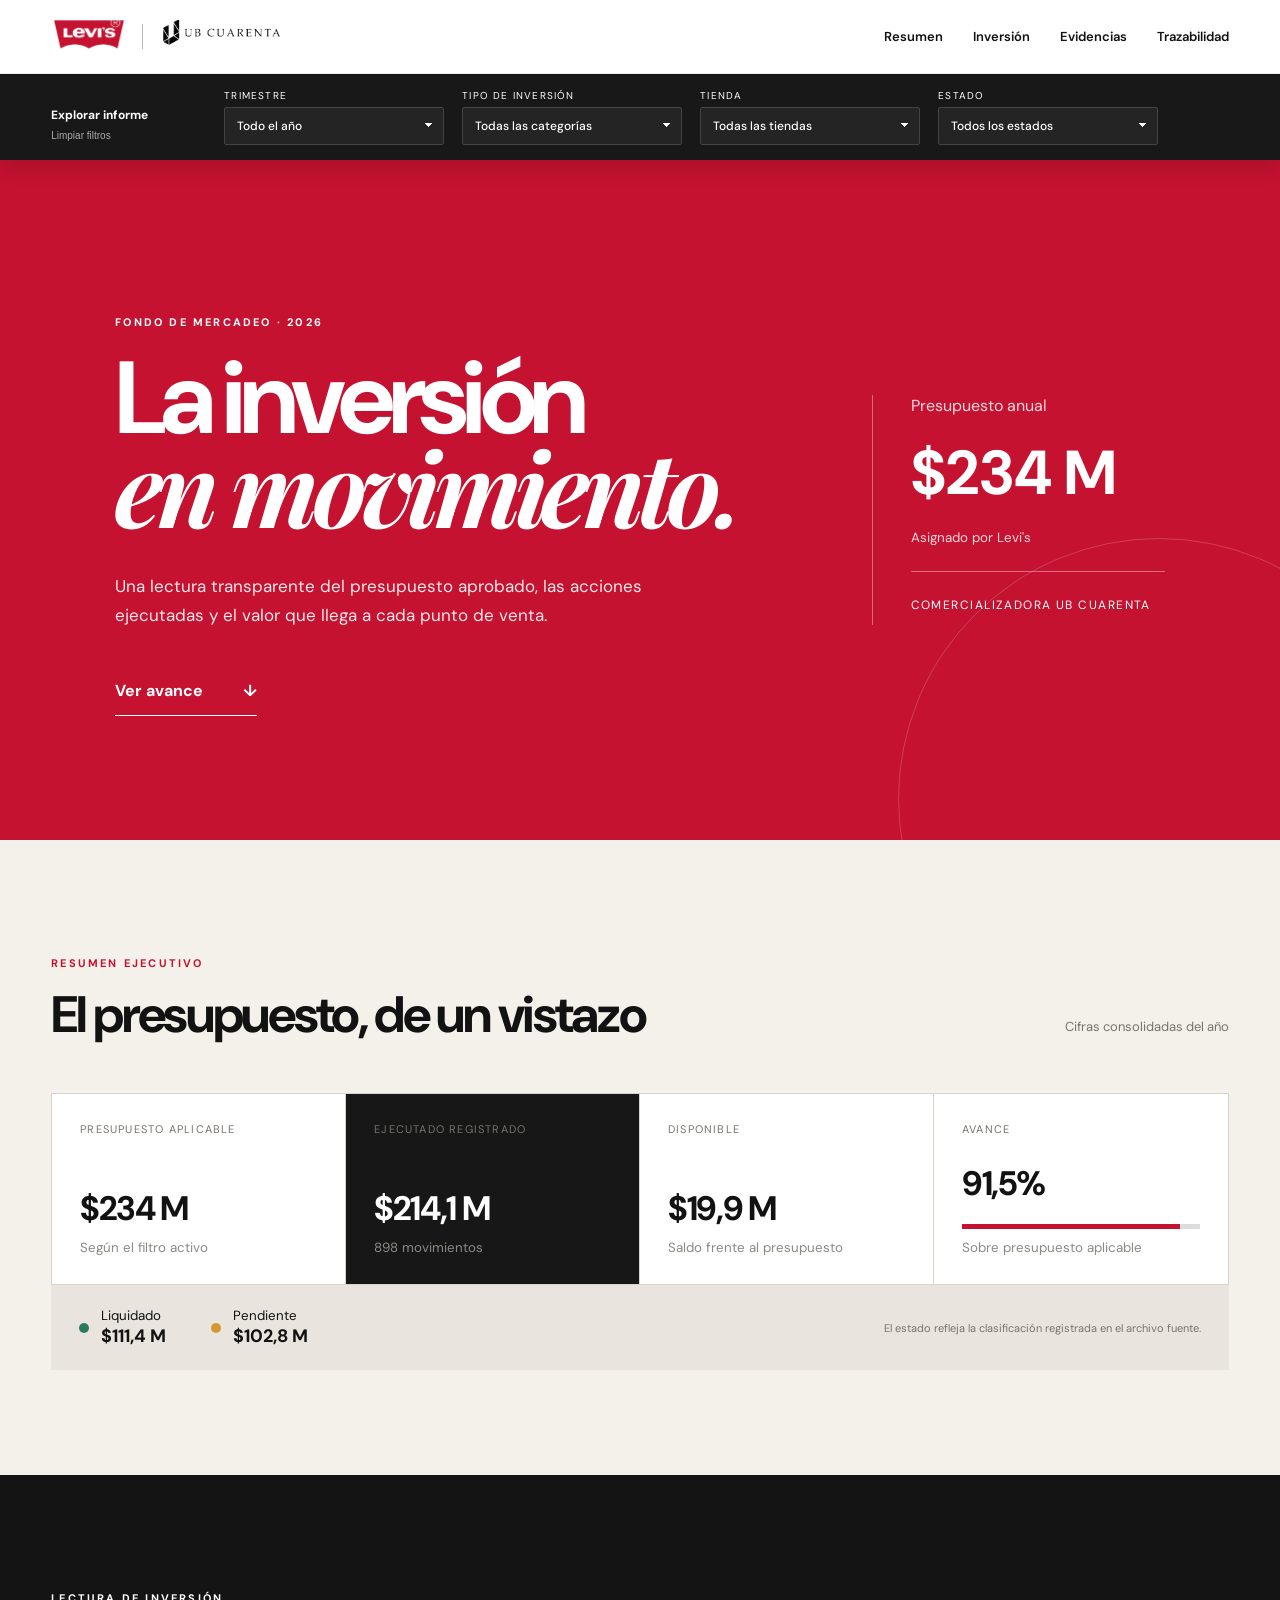
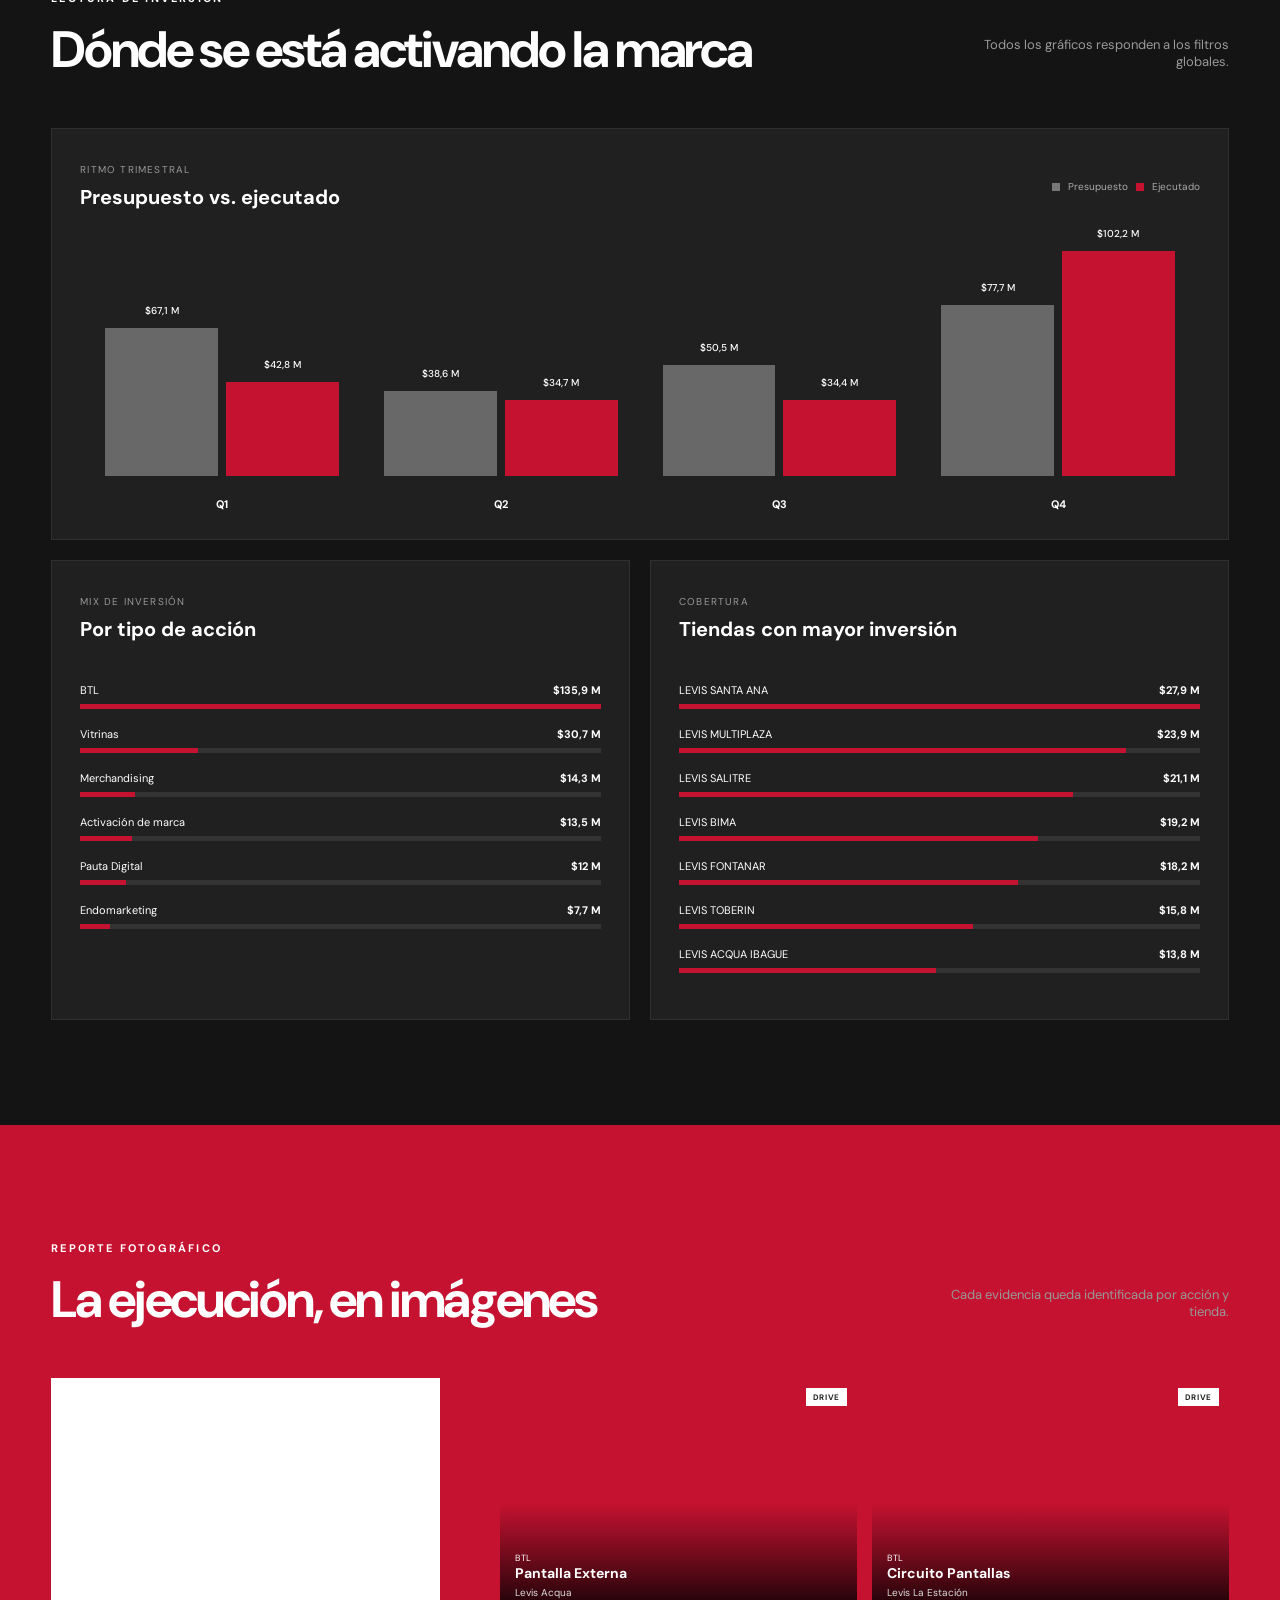
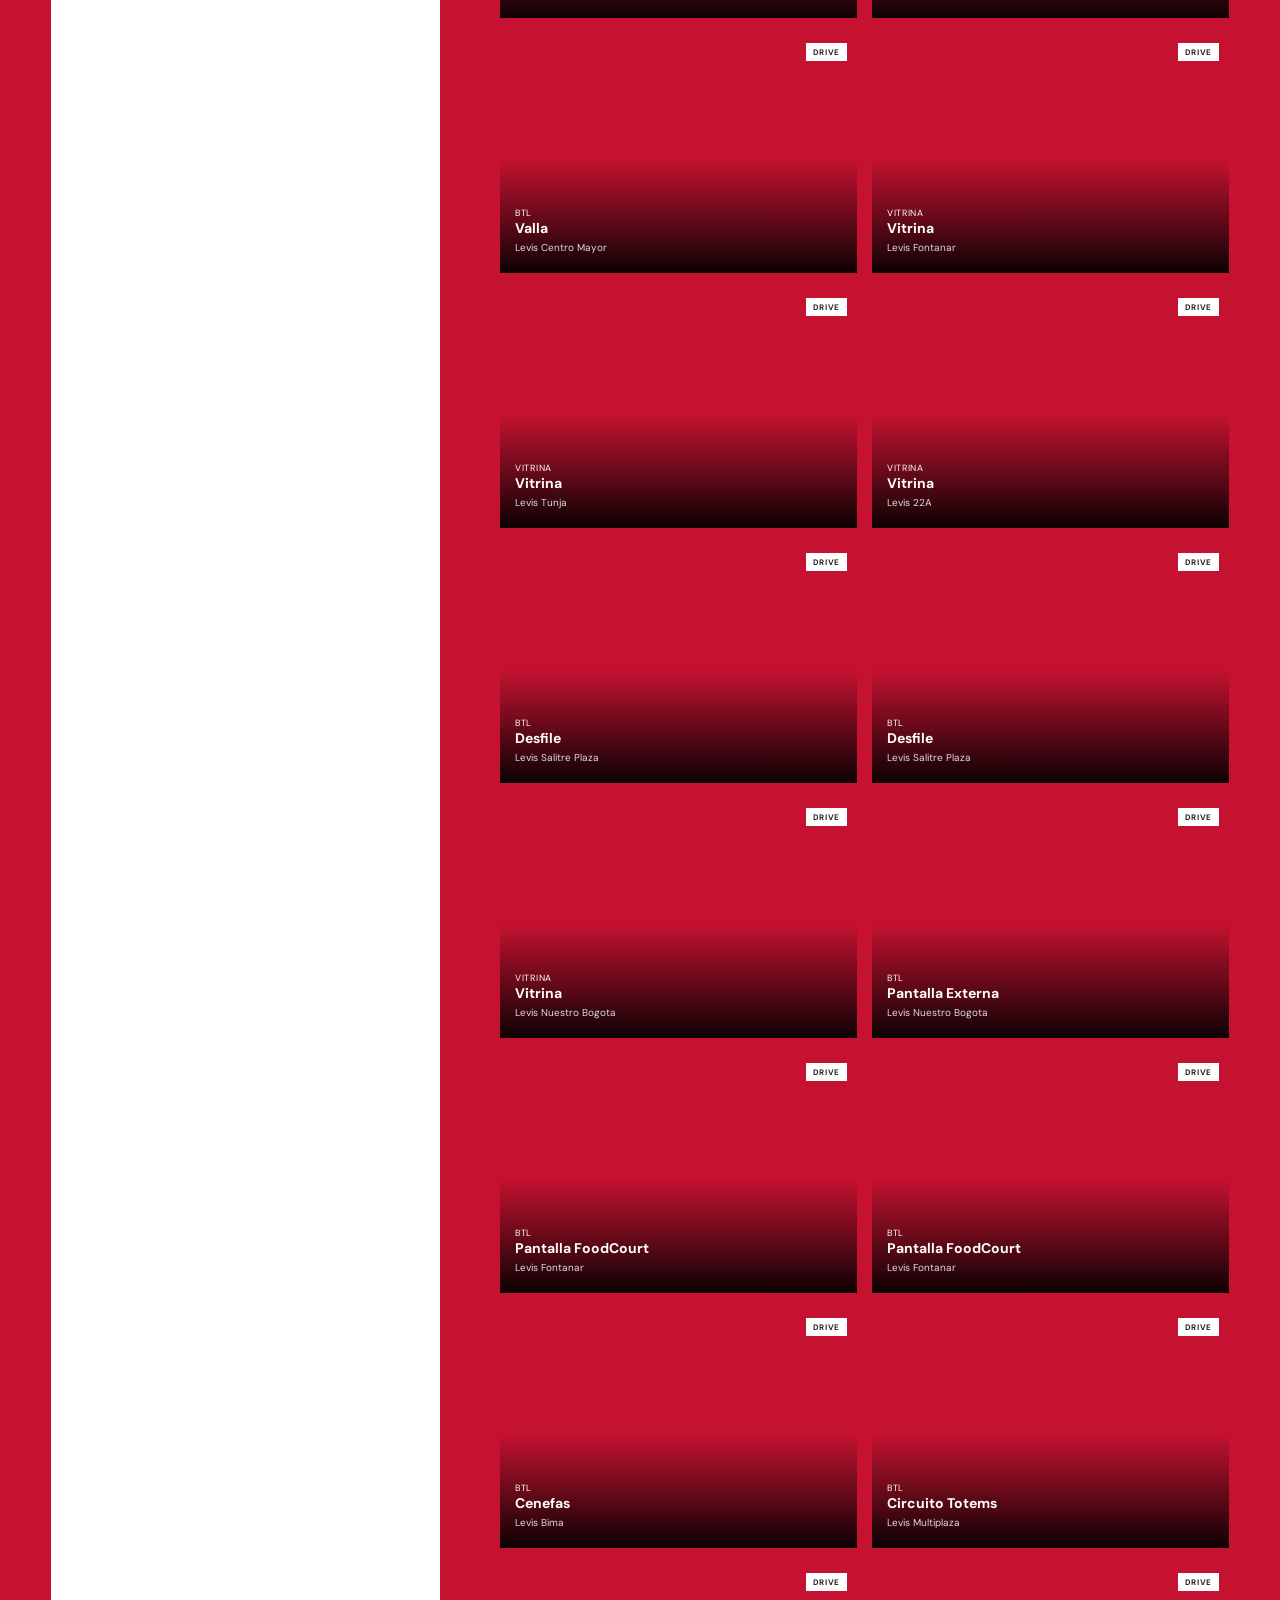
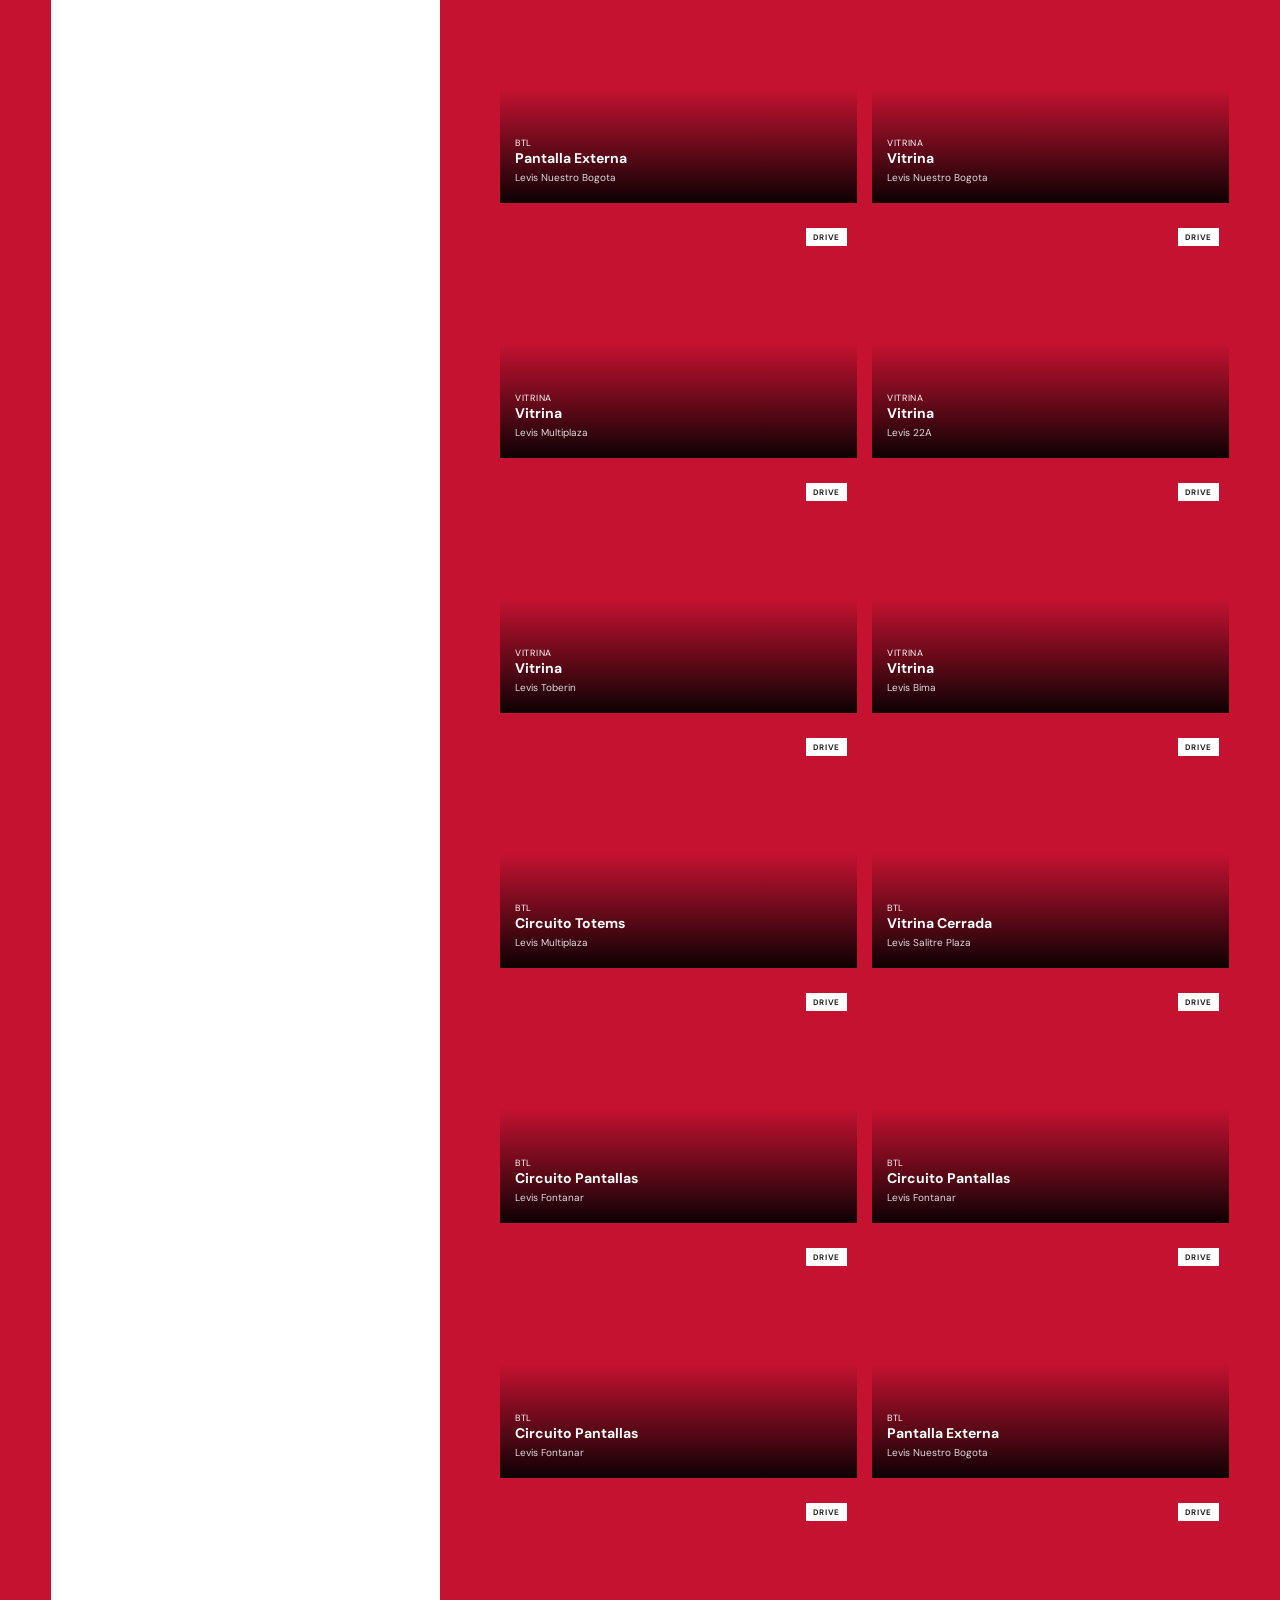
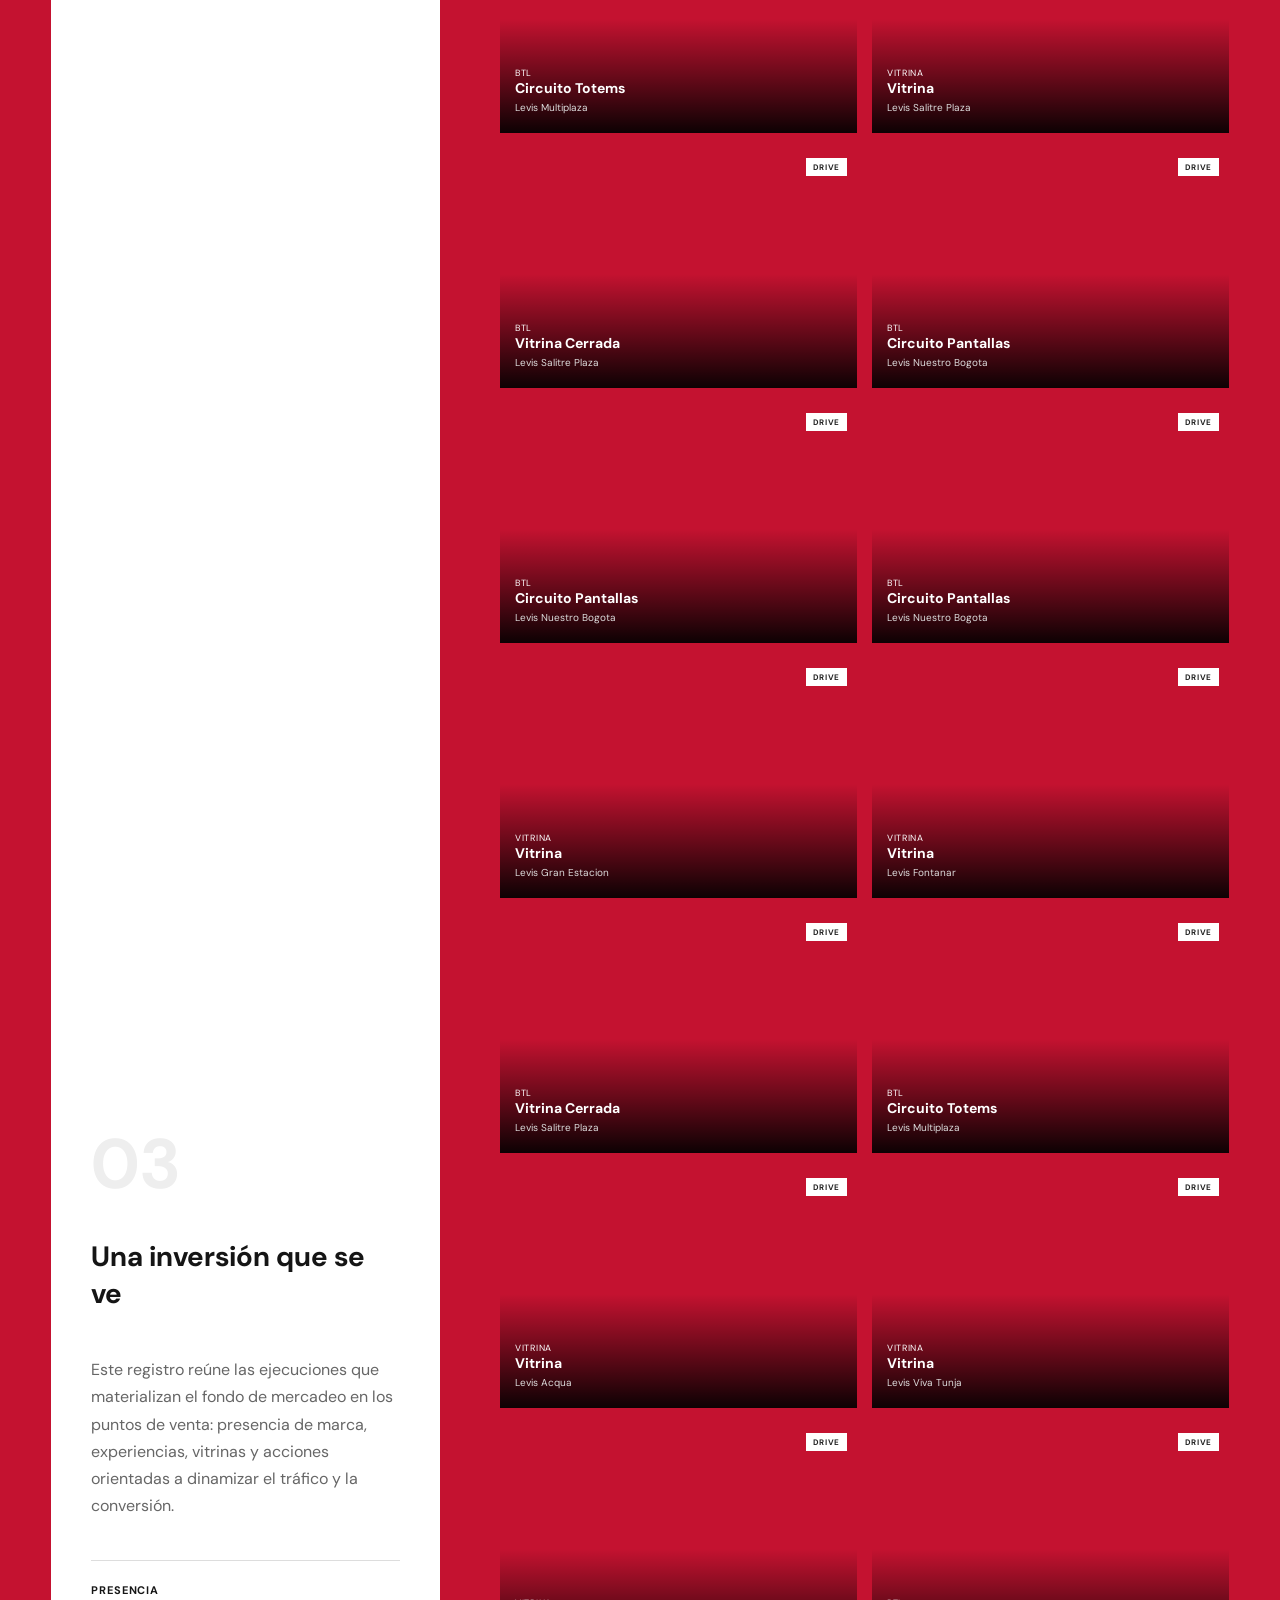
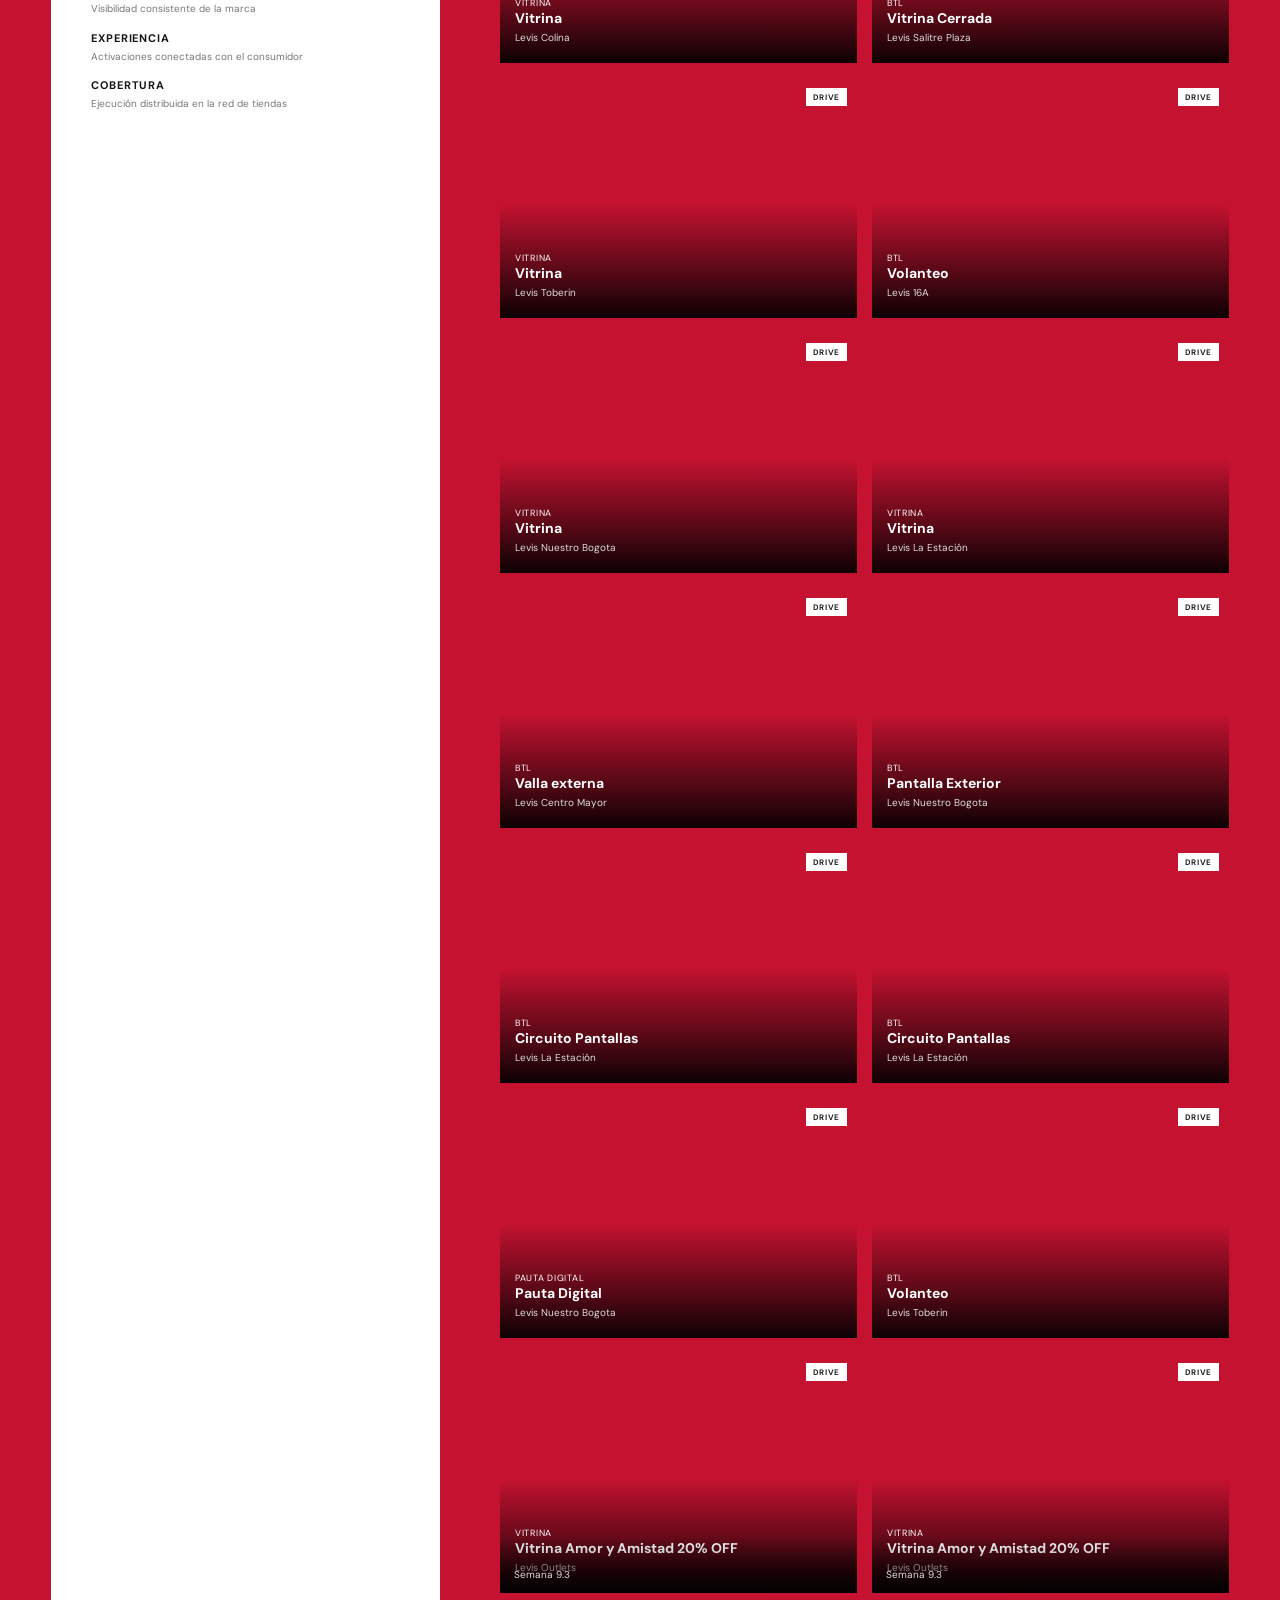
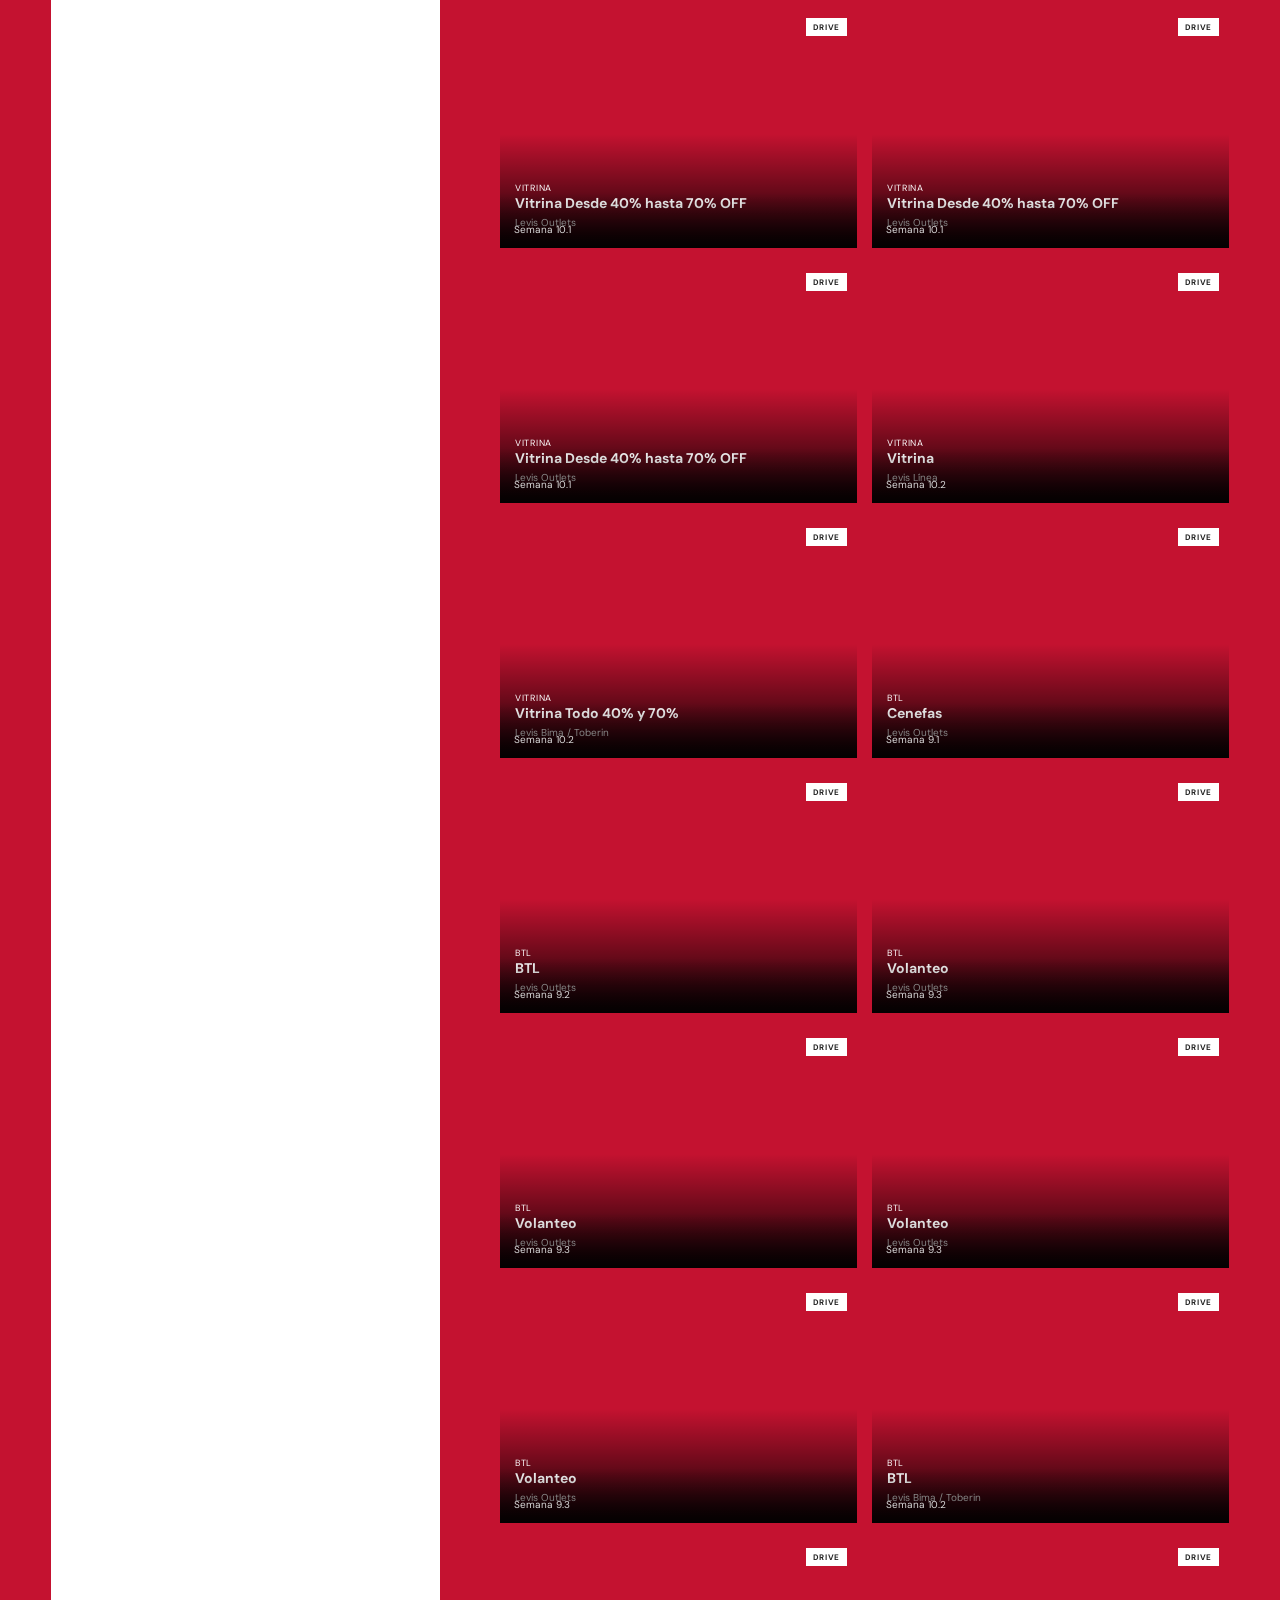
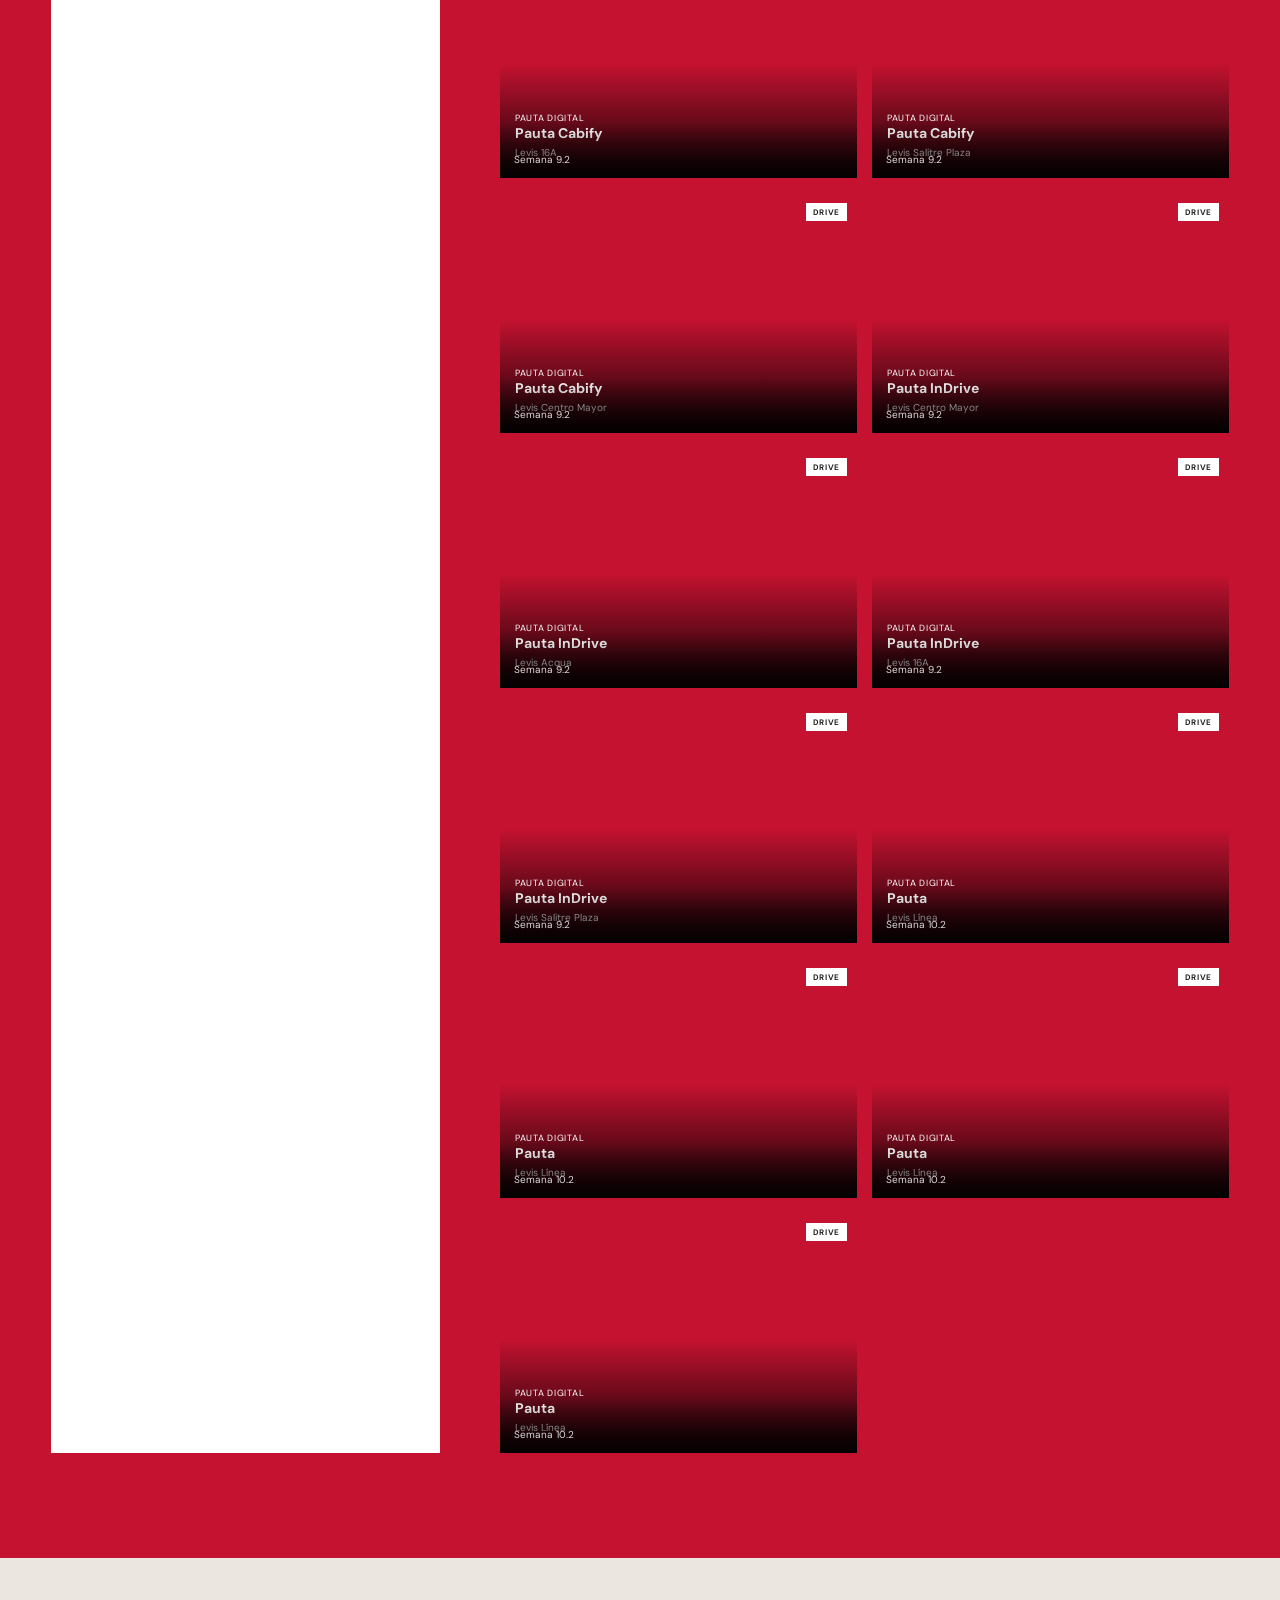
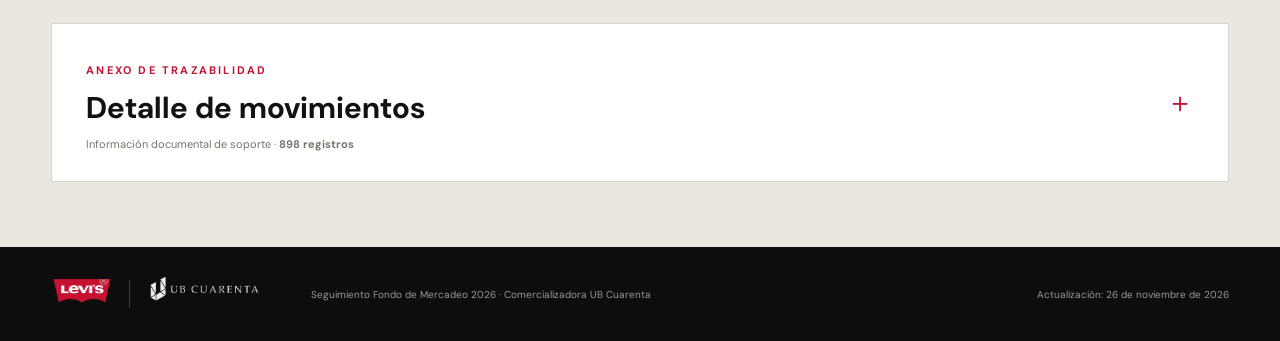
<file: index.html>
<!doctype html>
<html lang="es"><head><meta charset="utf-8"><meta name="viewport" content="width=device-width,initial-scale=1"><meta name="description" content="Seguimiento de inversión de mercadeo Levi's 2026"><title>Levi's × UB Cuarenta | Seguimiento 2026</title><link rel="stylesheet" href="assets/css/styles.css"></head>
<body>
<header class="topbar"><a class="brand" href="#inicio" aria-label="Inicio"><span class="logo-box levis-logo"><img src="assets/logos/levis-rojo.png" alt="Levi's"></span><span class="divider"></span><span class="logo-box ub-logo"><img src="assets/logos/ub-cuarenta-negro.png" alt="UB Cuarenta"></span></a><nav><a href="#resumen">Resumen</a><a href="#inversion">Inversión</a><a href="#evidencias">Evidencias</a><a href="#movimientos">Trazabilidad</a></nav><button class="menu" aria-label="Abrir menú">☰</button></header>
<aside class="filters" aria-label="Filtros globales"><div class="filter-title"><span>Explorar informe</span><button id="resetFilters">Limpiar filtros</button></div><label>Trimestre<select id="quarterFilter"><option value="all">Todo el año</option></select></label><label>Tipo de inversión<select id="categoryFilter"><option value="all">Todas las categorías</option></select></label><label>Tienda<select id="storeFilter"><option value="all">Todas las tiendas</option></select></label><label>Estado<select id="statusFilter"><option value="all">Todos los estados</option></select></label></aside>
<section class="admin-panel" id="adminPanel" aria-label="Administración del informe"><div><span>Modo administrador</span><strong>Actualizar informe</strong><small>Carga el Excel y genera el archivo de actualización para GitHub.</small></div><label class="admin-upload">Cargar Excel<input id="importExcel" type="file" accept=".xlsx,.xlsm" hidden></label><button class="admin-download" id="downloadData" type="button" disabled>Descargar actualización</button><a href="downloads/FORMATO SEGUIMIENTO PPTO 2026 CON EVIDENCIAS.xlsx" download>Descargar formato</a><p id="adminStatus">La hoja Evidencias debe contener enlaces públicos de Google Drive.</p></section>
<div class="import-status" id="importStatus" role="status"></div><main>
<section class="hero" id="inicio"><div class="hero-copy"><p class="eyebrow">Fondo de mercadeo · 2026</p><h1>La inversión<br><em>en movimiento.</em></h1><p class="hero-text">Una lectura transparente del presupuesto aprobado, las acciones ejecutadas y el valor que llega a cada punto de venta.</p><a class="primary" href="#resumen">Ver avance <span>↓</span></a></div><div class="hero-stat"><span>Presupuesto anual</span><strong id="heroBudget">$200 M</strong><small>Asignado por Levi's</small><div class="hero-line"></div><p>Comercializadora UB Cuarenta</p></div></section>
<section class="section shell" id="resumen"><div class="section-heading"><div><p class="eyebrow red">Resumen ejecutivo</p><h2>El presupuesto, de un vistazo</h2></div><p id="scopeText">Cifras consolidadas del año</p></div><div class="kpis"><article><span>Presupuesto aplicable</span><strong id="budgetKpi">—</strong><small id="budgetNote">Según el filtro activo</small></article><article class="dark"><span>Ejecutado registrado</span><strong id="executedKpi">—</strong><small id="recordCount">— movimientos</small></article><article><span>Disponible</span><strong id="availableKpi">—</strong><small id="availableNote">—</small></article><article><span>Avance</span><strong id="progressKpi">—</strong><div class="mini-progress"><i id="progressBar"></i></div><small>Sobre presupuesto aplicable</small></article></div><div class="status-strip"><div><span class="dot liquidado"></span><p><small>Liquidado</small><strong id="liquidatedKpi">—</strong></p></div><div><span class="dot pendiente"></span><p><small>Pendiente</small><strong id="pendingKpi">—</strong></p></div><p class="status-explain">El estado refleja la clasificación registrada en el archivo fuente.</p></div></section>
<section class="section dark-section" id="inversion"><div class="shell"><div class="section-heading light"><div><p class="eyebrow">Lectura de inversión</p><h2>Dónde se está activando la marca</h2></div><p>Todos los gráficos responden a los filtros globales.</p></div><div class="chart-grid"><article class="chart-card wide"><div class="card-head"><div><span>Ritmo trimestral</span><h3>Presupuesto vs. ejecutado</h3></div><div class="legend"><i class="planned"></i>Presupuesto <i class="spent"></i>Ejecutado</div></div><div id="quarterChart" class="bar-chart"></div></article><article class="chart-card"><div class="card-head"><div><span>Mix de inversión</span><h3>Por tipo de acción</h3></div></div><div id="categoryChart" class="rank-chart"></div></article><article class="chart-card"><div class="card-head"><div><span>Cobertura</span><h3>Tiendas con mayor inversión</h3></div></div><div id="storeChart" class="rank-chart"></div></article></div></div></section>
<section class="section evidence" id="evidencias"><div class="shell"><div class="section-heading light"><div><p class="eyebrow">Reporte fotográfico</p><h2>La ejecución, en imágenes</h2></div><p>Cada evidencia queda identificada por acción y tienda.</p></div><div class="evidence-layout"><article class="evidence-intro presentation-copy"><span class="big-number">03</span><h3>Una inversión que se ve</h3><p>Este registro reúne las ejecuciones que materializan el fondo de mercadeo en los puntos de venta: presencia de marca, experiencias, vitrinas y acciones orientadas a dinamizar el tráfico y la conversión.</p><div class="evidence-principles"><span><b>Presencia</b>Visibilidad consistente de la marca</span><span><b>Experiencia</b>Activaciones conectadas con el consumidor</span><span><b>Cobertura</b>Ejecución distribuida en la red de tiendas</span></div></article><div id="photoGallery" class="gallery"><div class="empty-gallery"><span>✦</span><p>Registro fotográfico de ejecución</p><small>Las evidencias se presentan por acción y punto de venta.</small></div></div></div></div></section>
<section class="section trace-section" id="movimientos"><div class="shell"><details class="trace-details"><summary><div><p class="eyebrow red">Anexo de trazabilidad</p><h2>Detalle de movimientos</h2><span>Información documental de soporte · <b id="traceCount">259 registros</b></span></div><i>＋</i></summary><div class="trace-content"><p class="trace-note">Este anexo conserva el detalle de documentos, conceptos y proveedores sin interrumpir la lectura principal del informe.</p><div class="table-tools"><label class="search">⌕ <input id="searchInput" type="search" placeholder="Buscar concepto, documento o proveedor"></label><span id="tableCount"></span></div><div class="table-wrap"><table><thead><tr><th>Fecha</th><th>Acción / concepto</th><th>Tienda</th><th>Documento</th><th>Estado</th><th>Tipo de pago</th><th class="num">Valor</th></tr></thead><tbody id="movementRows"></tbody></table></div><button class="secondary" id="showMore">Ver más movimientos</button></div></details></div></section>
</main>
<footer><div class="footer-brands"><span class="logo-box levis-logo footer-levis"><img src="assets/logos/levis-rojo.png" alt="Levi's"></span><span class="footer-divider"></span><span class="logo-box ub-logo footer-ub"><img src="assets/logos/ub-cuarenta-blanco.png" alt="UB Cuarenta"></span></div><p>Seguimiento Fondo de Mercadeo 2026 · Comercializadora UB Cuarenta</p><p>Actualización: <span id="updatedAt"></span></p></footer><script src="assets/js/data.js?v=20261126094500"></script><script src="assets/js/app.js"></script><script src="assets/js/import-excel.js"></script></body></html>
</file>
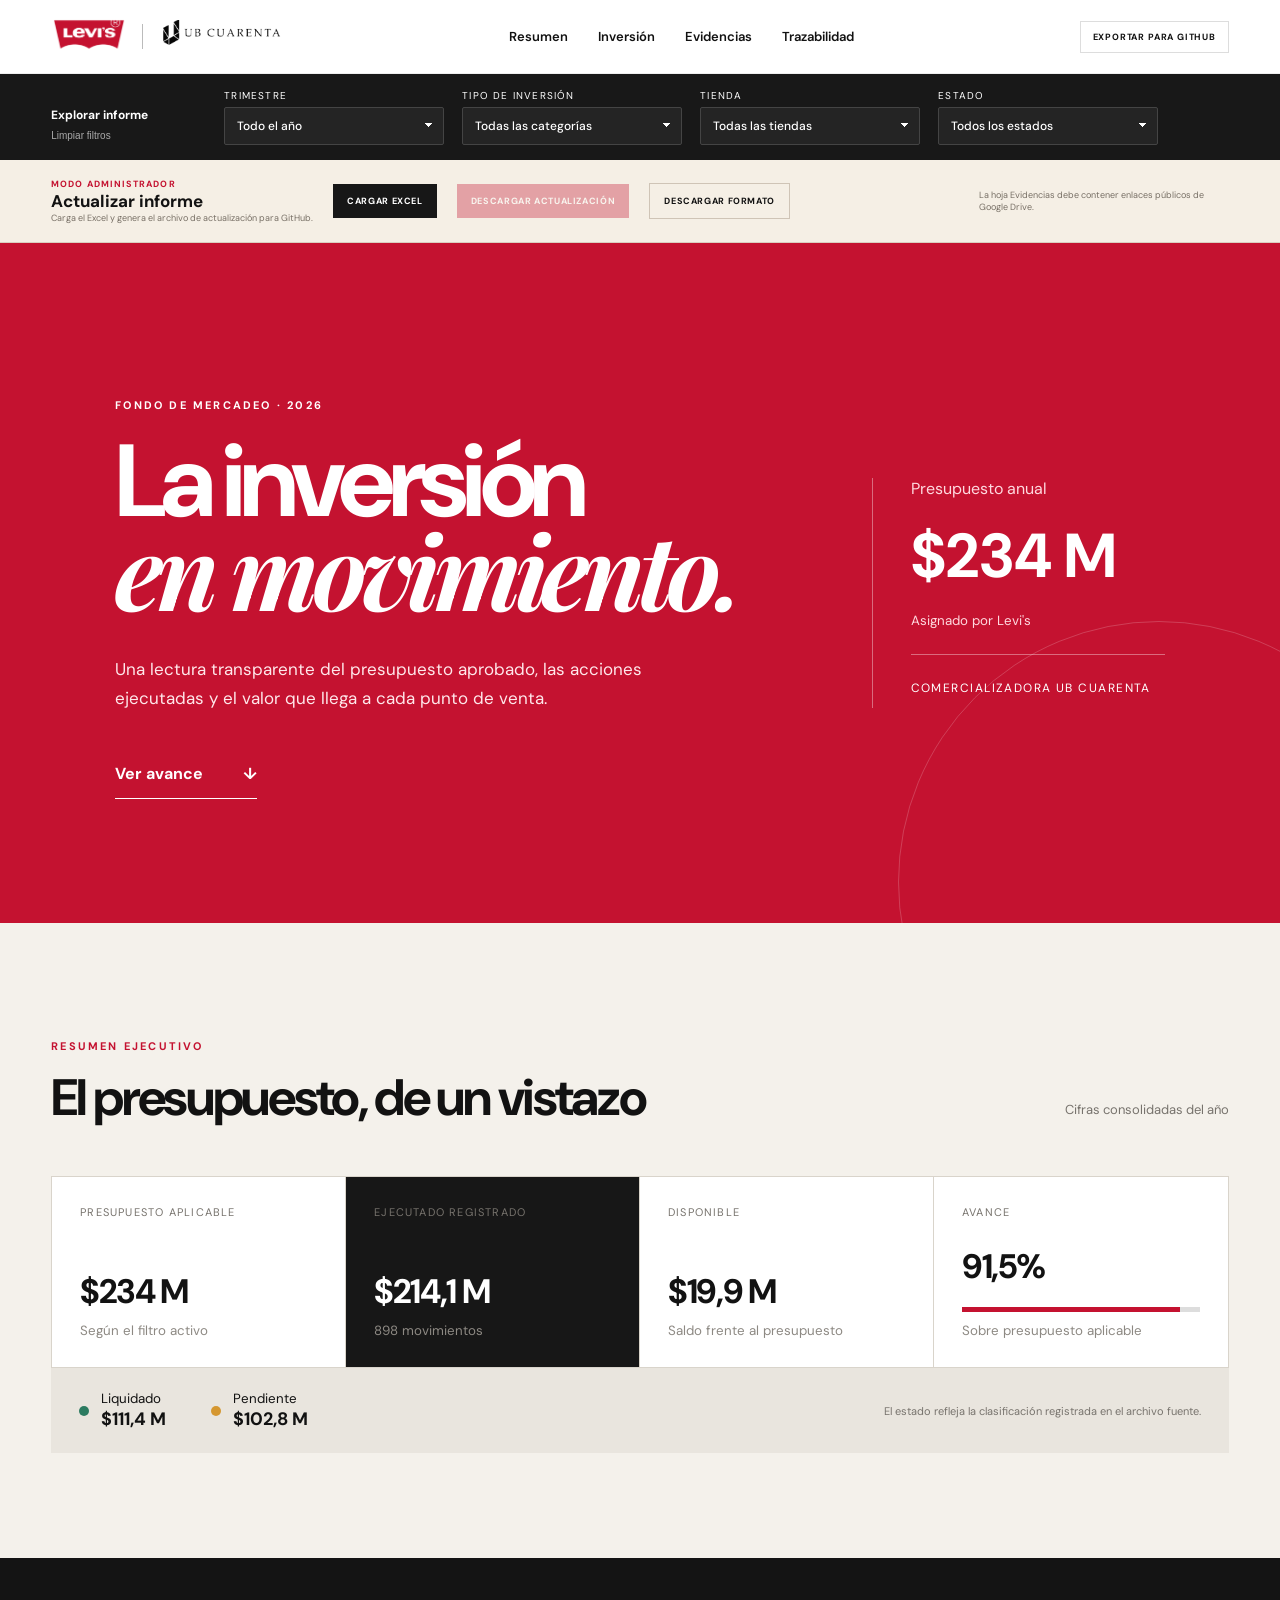
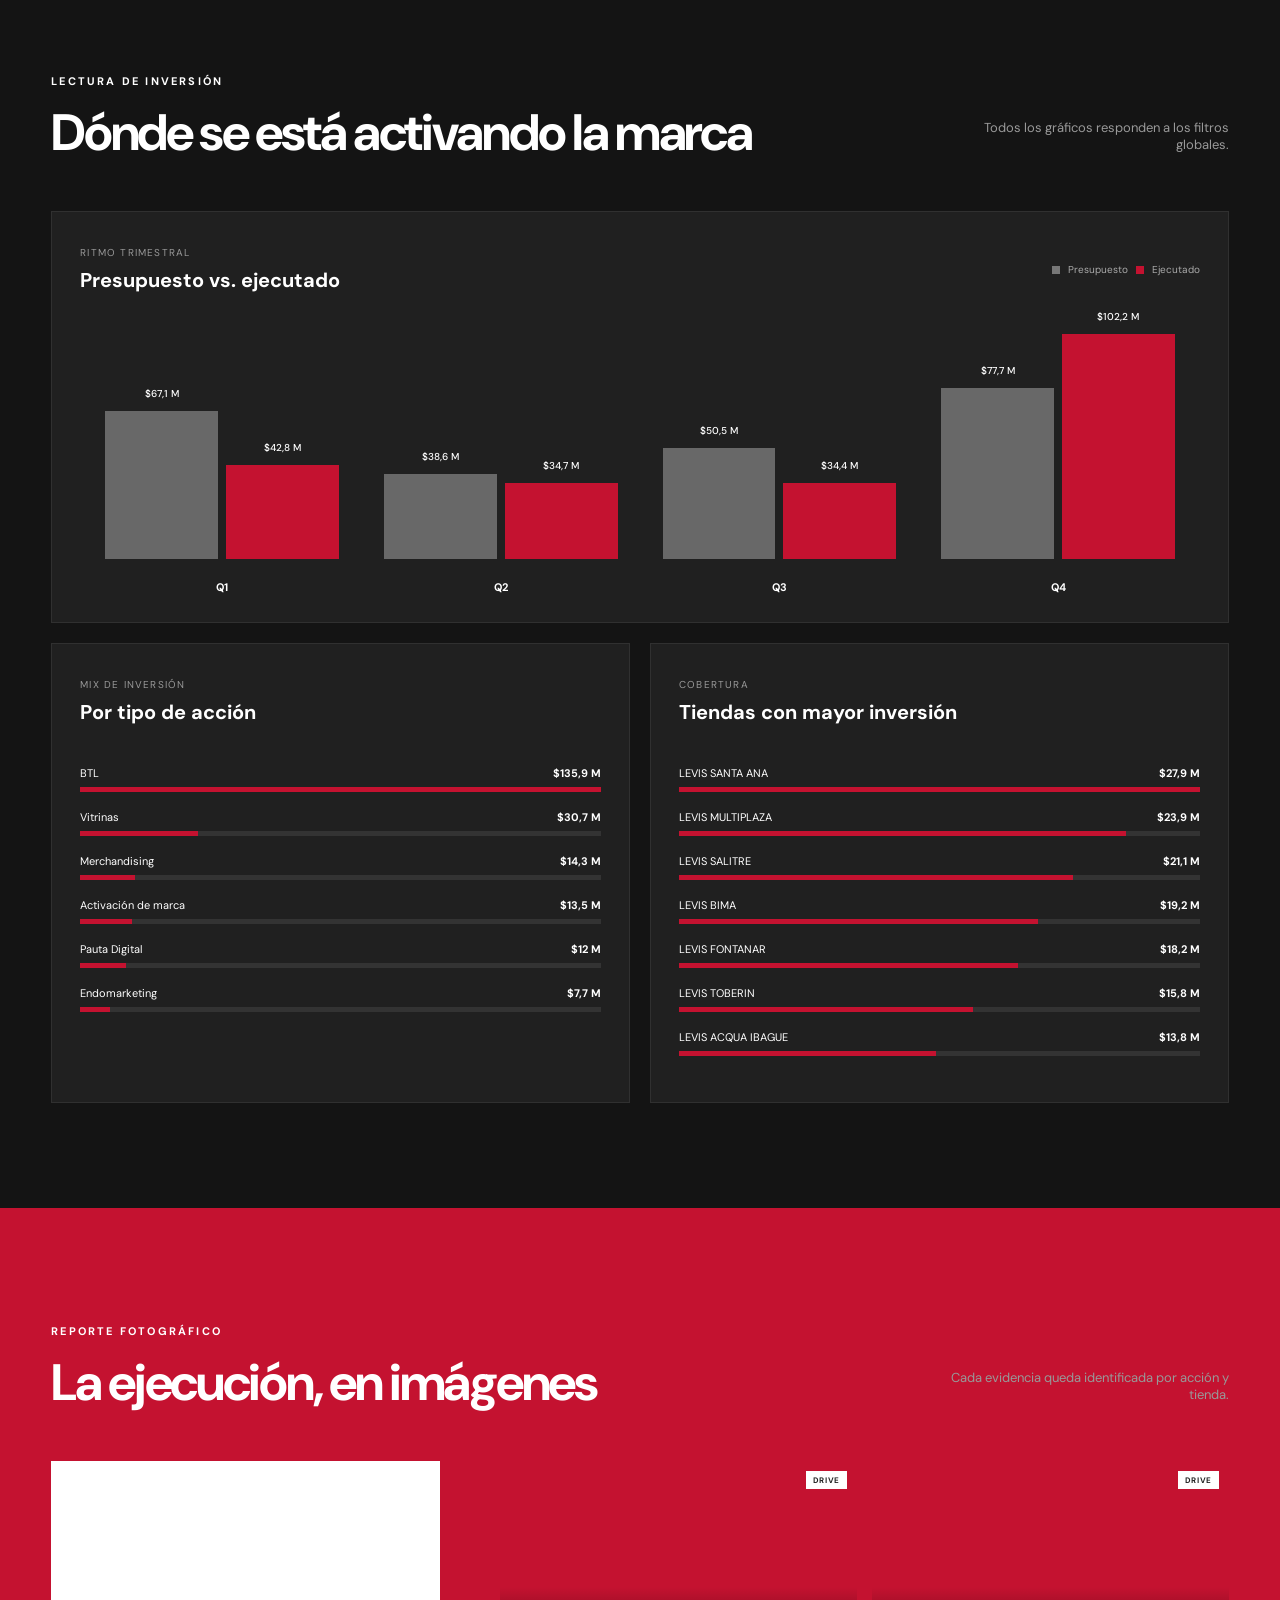
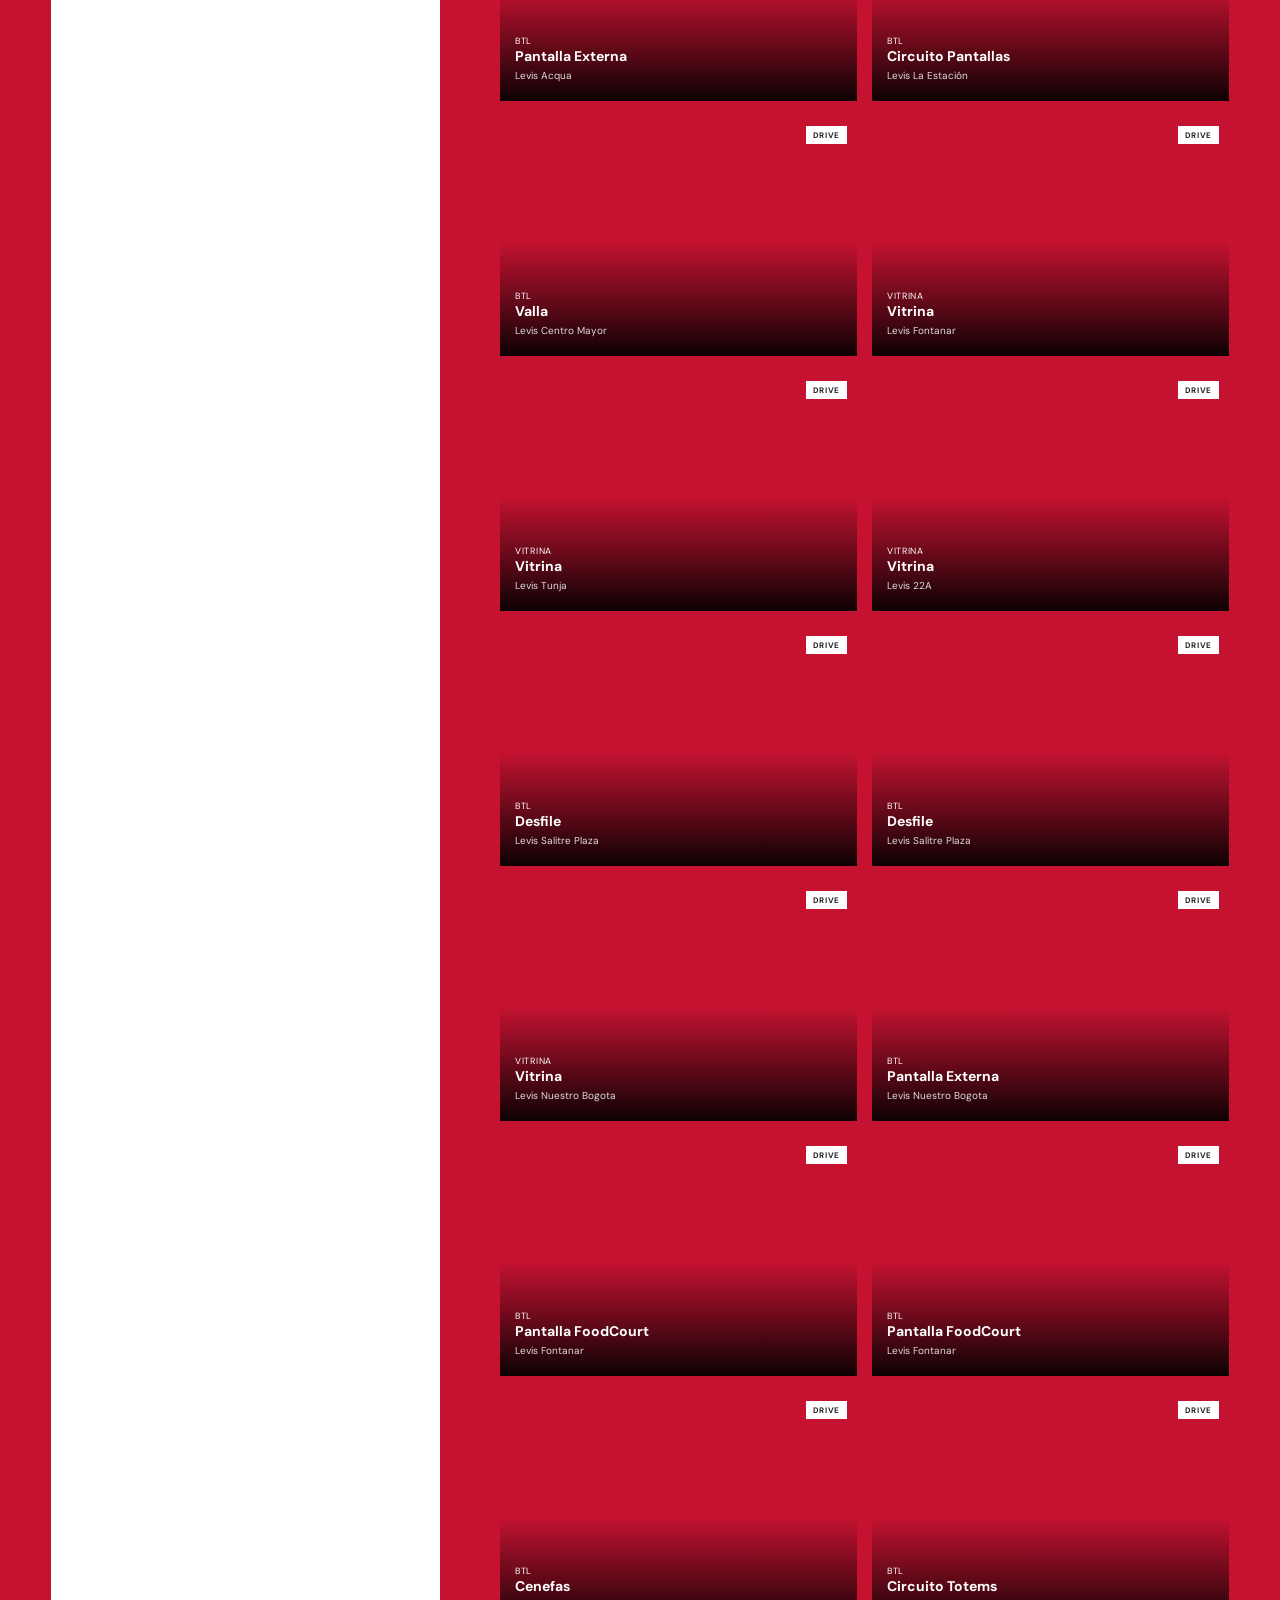
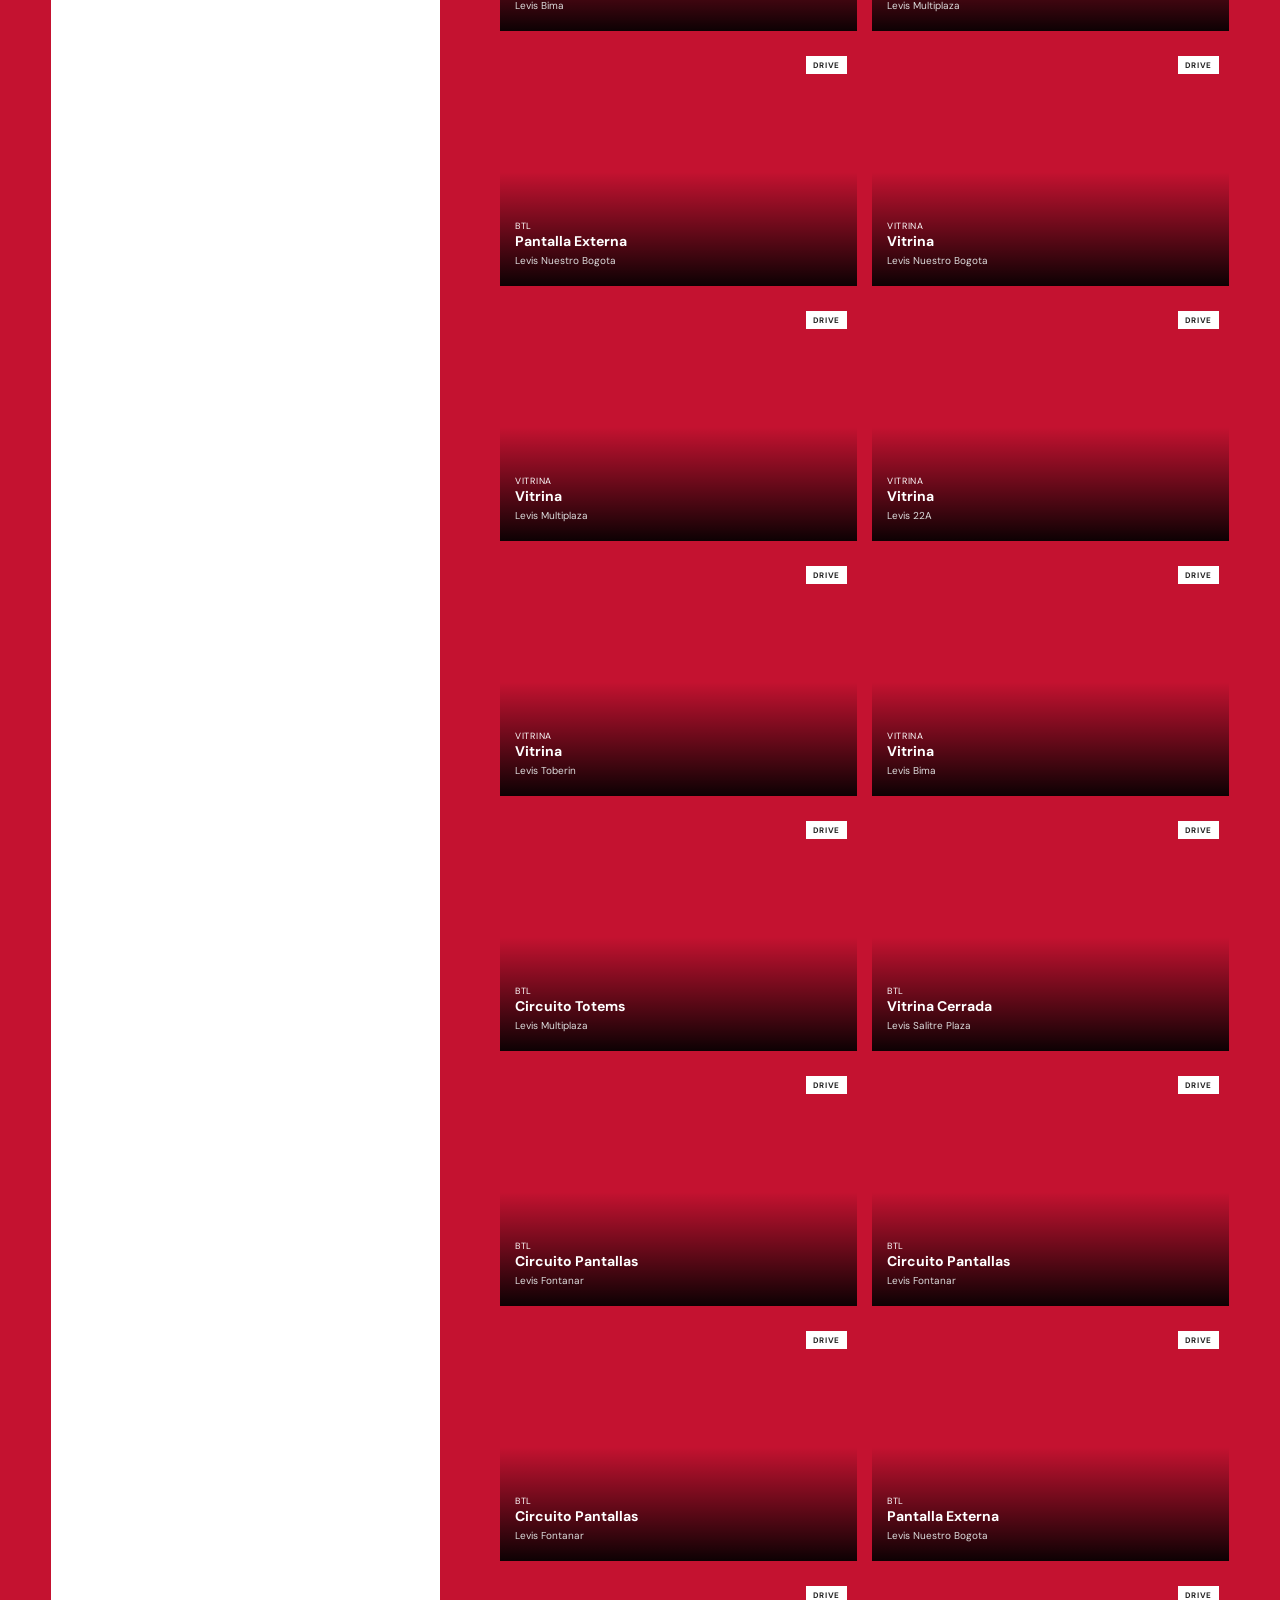
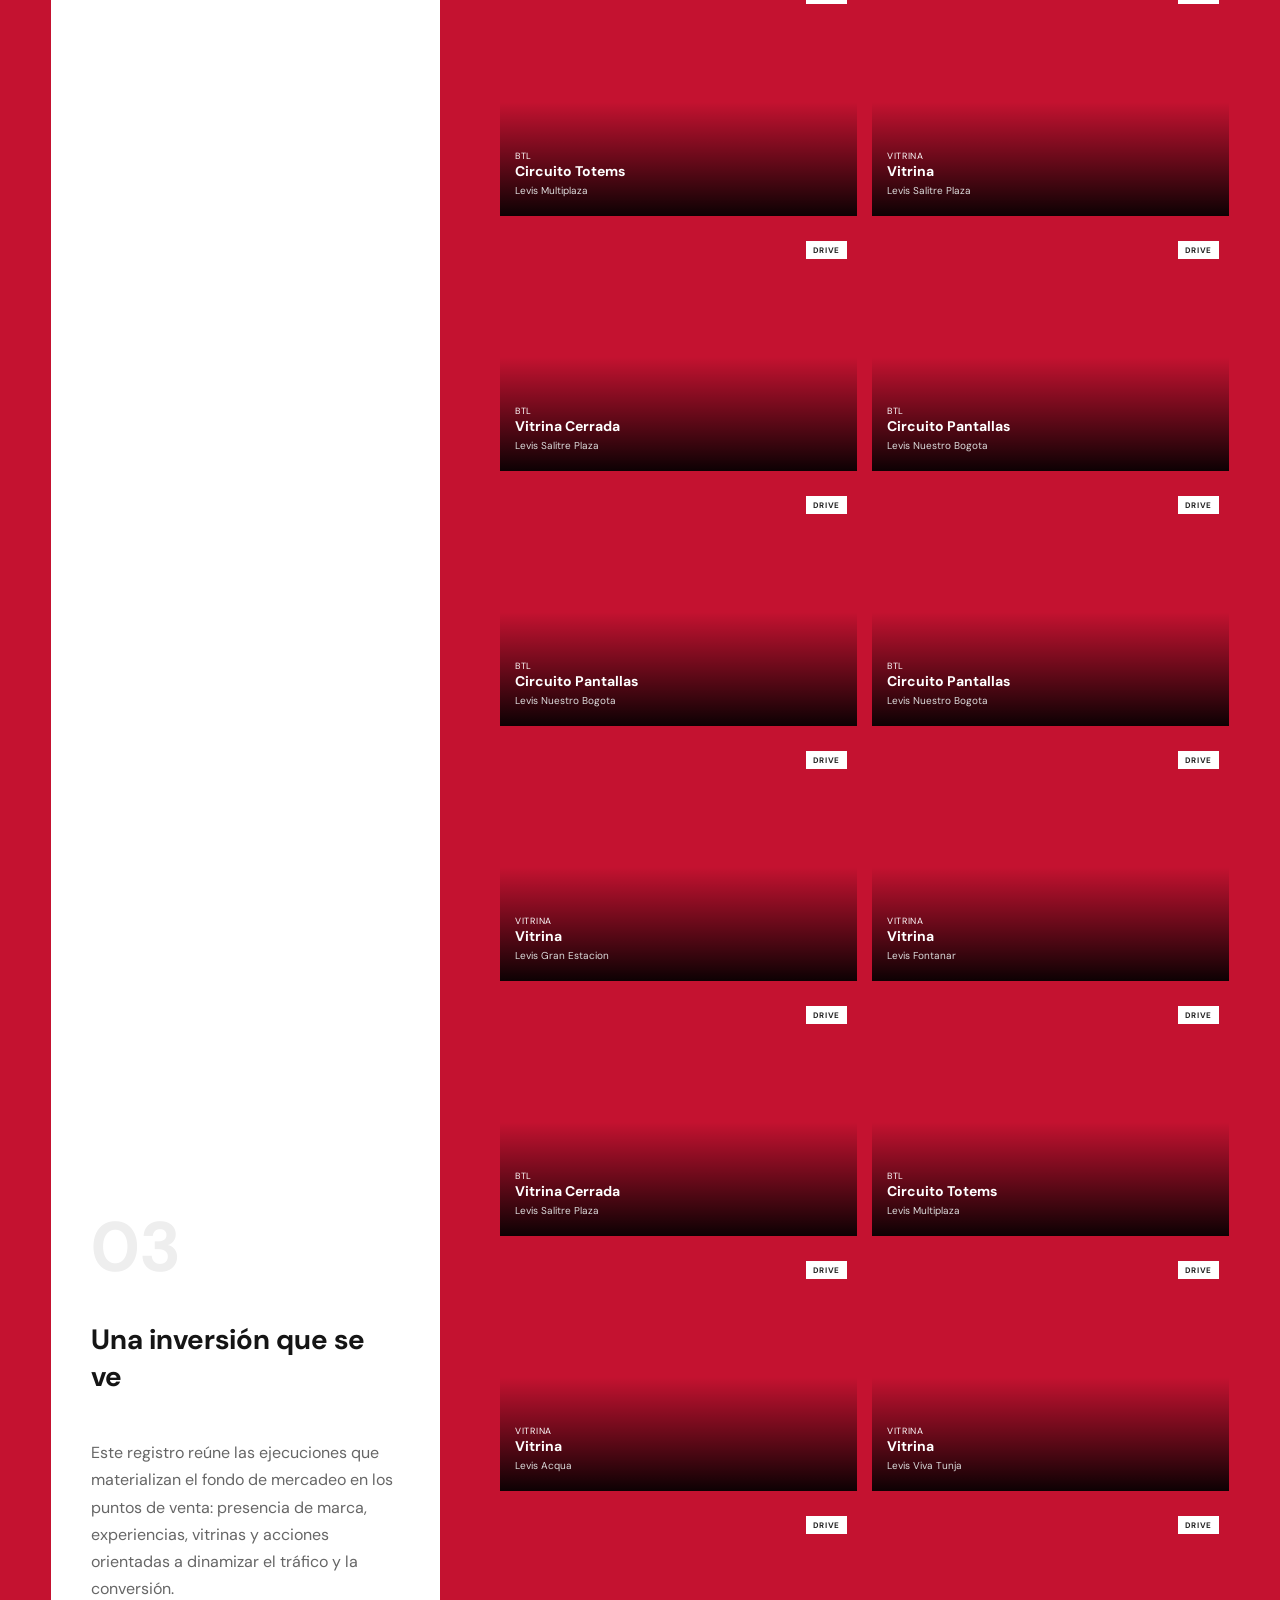
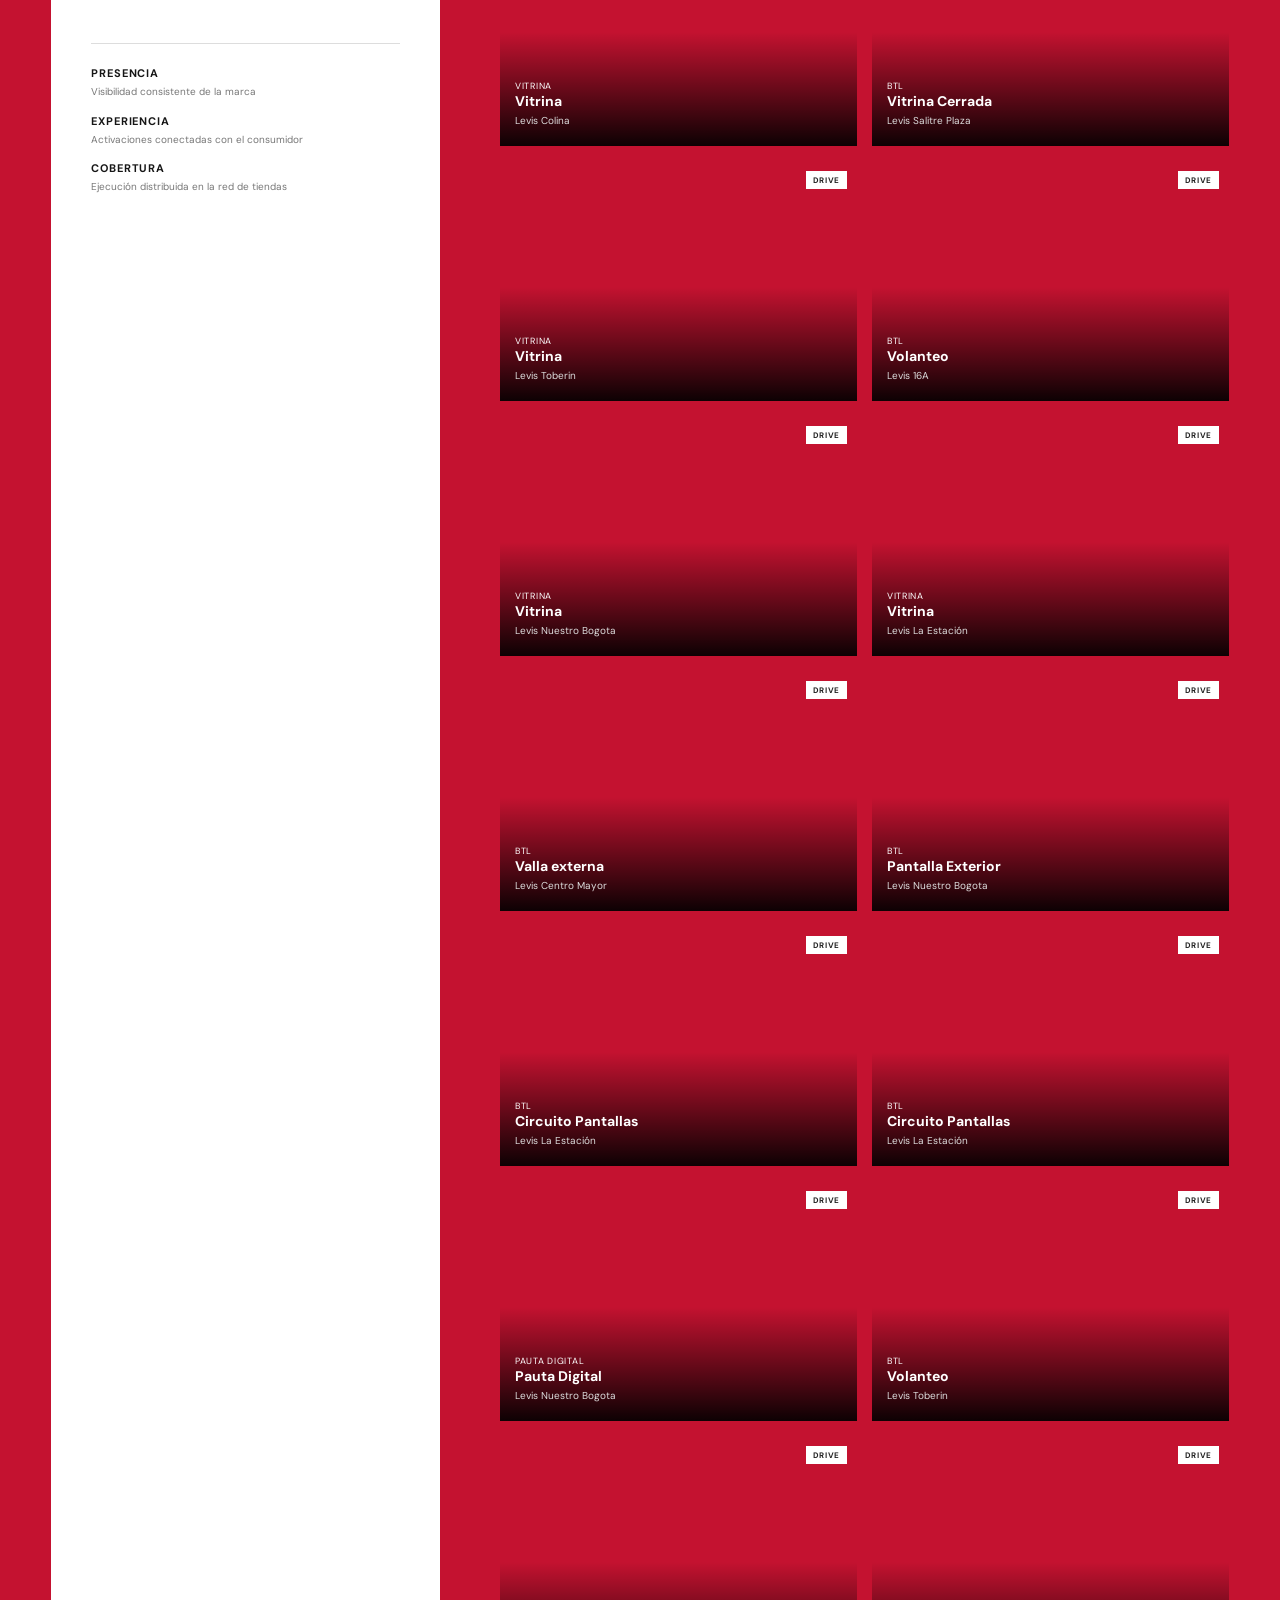
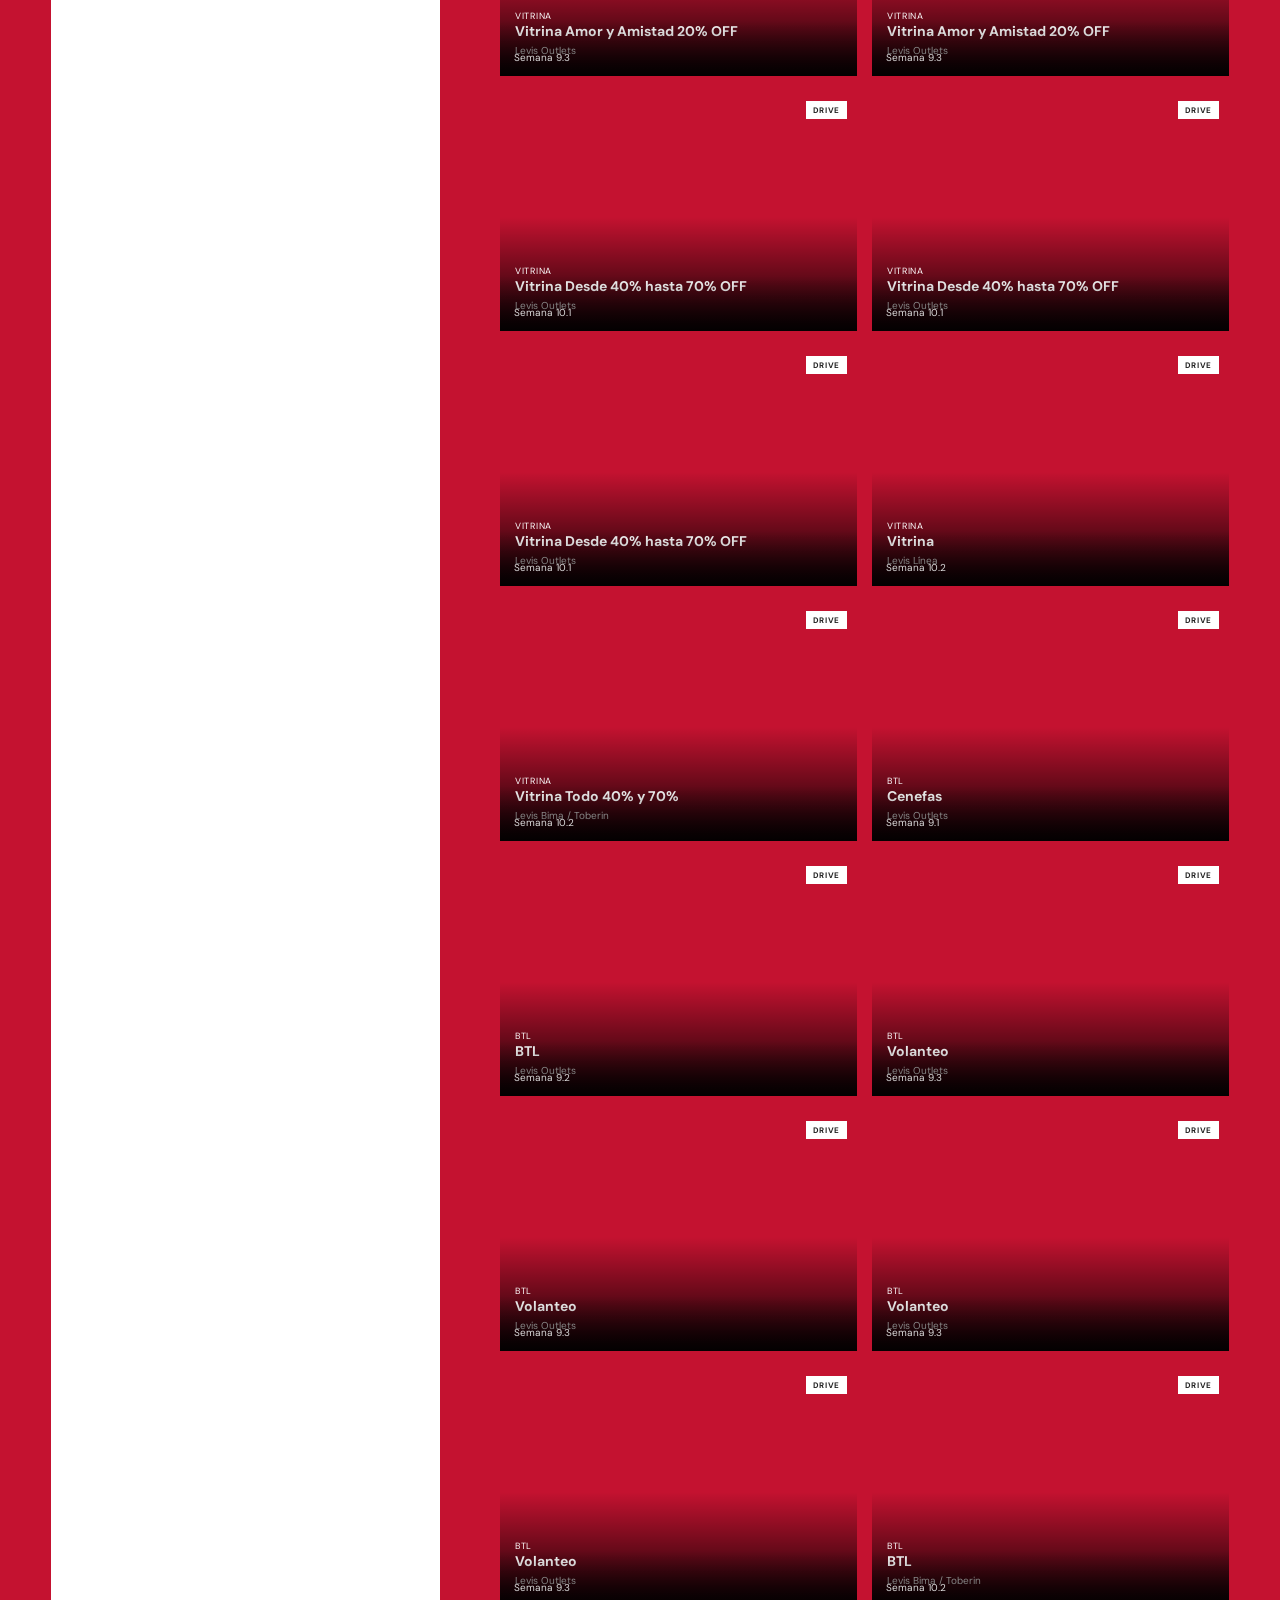
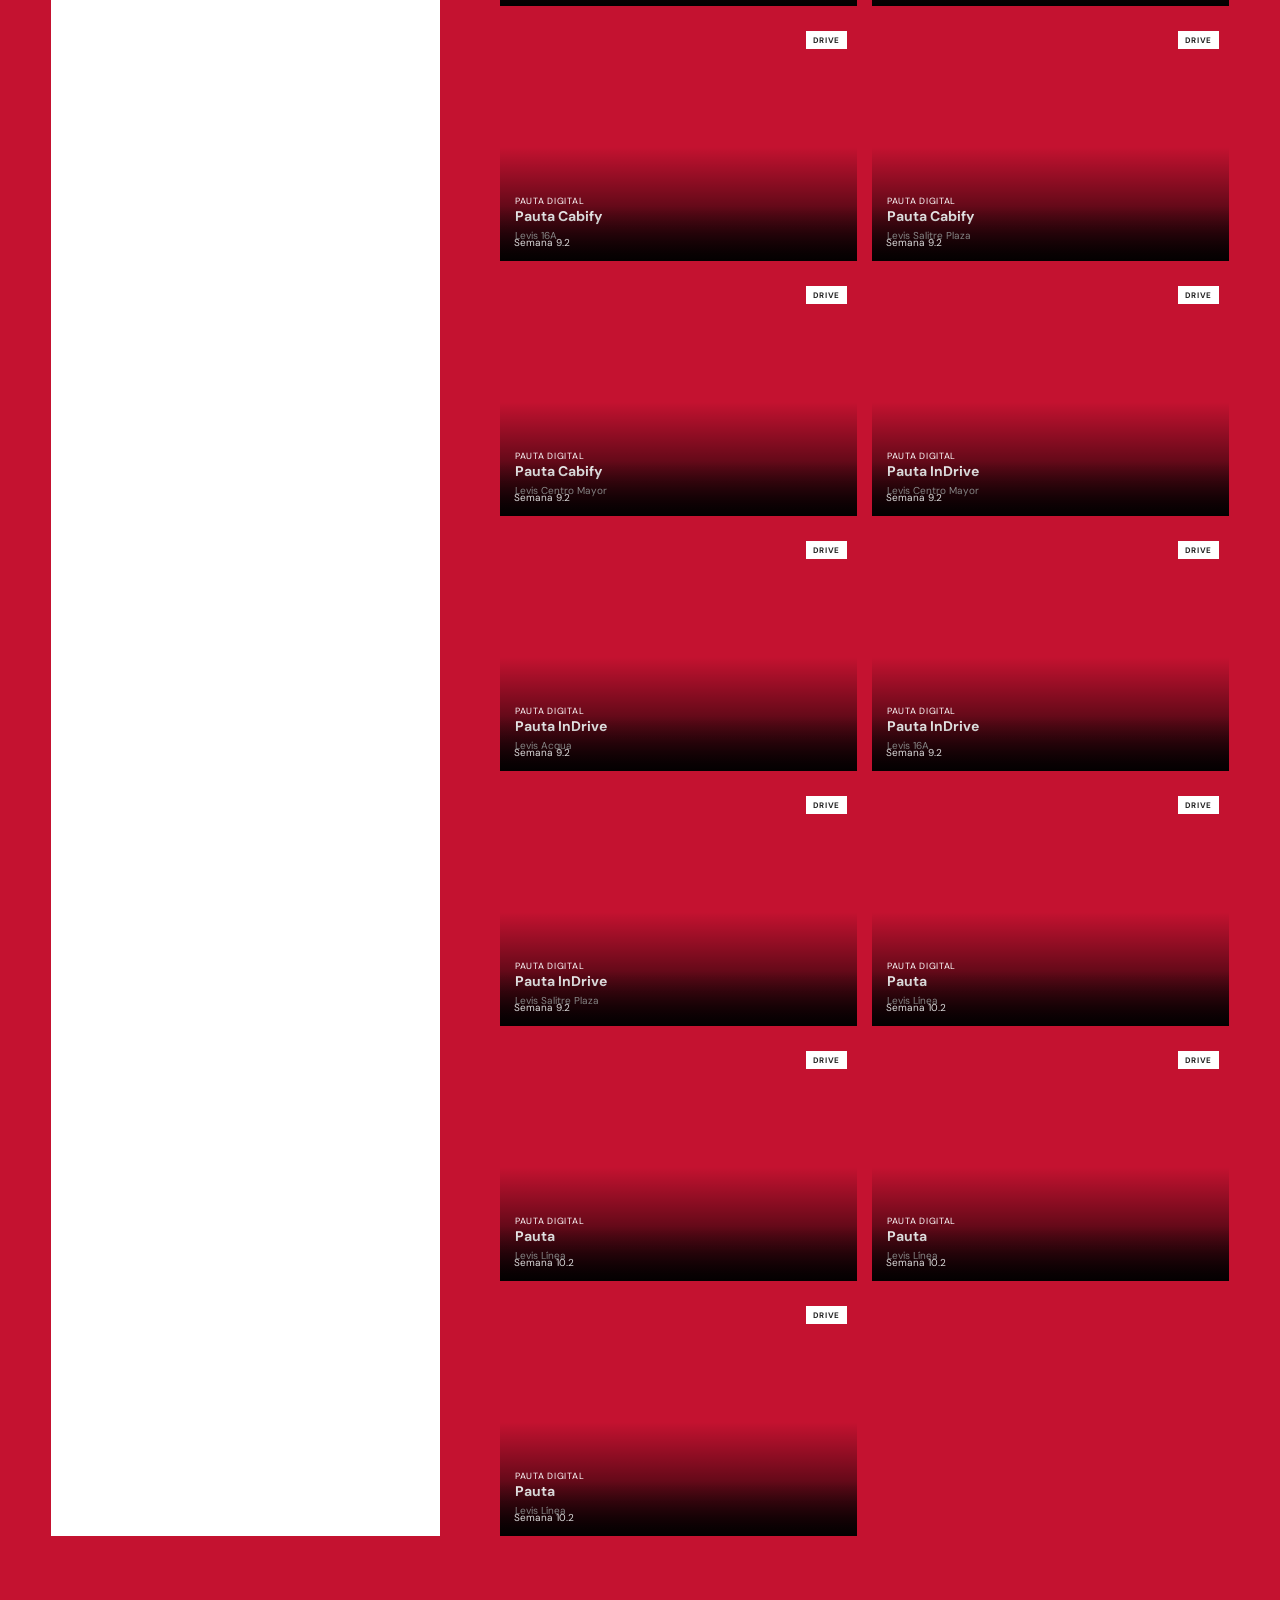
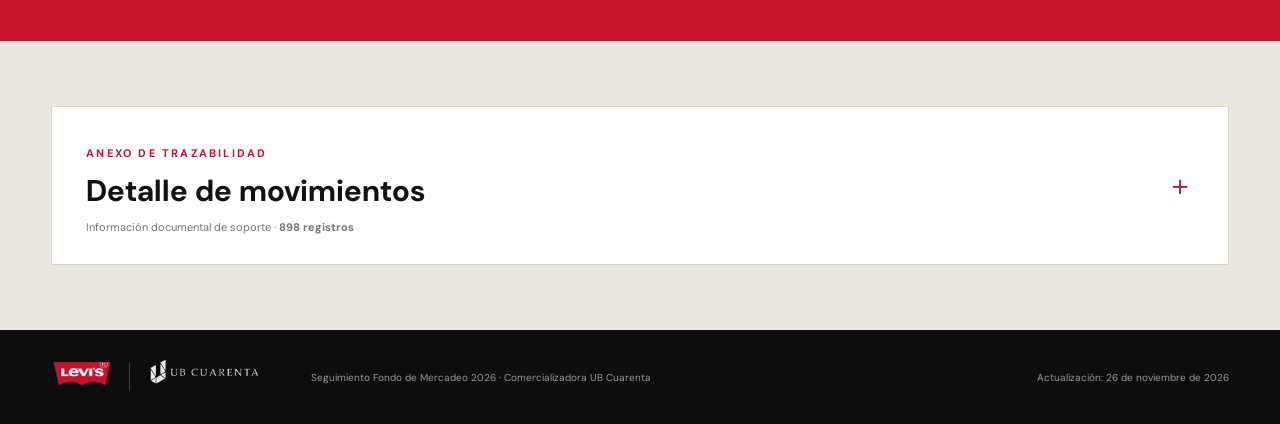
<file: admin.html>
<!doctype html>
<html lang="es"><head><meta charset="utf-8"><meta name="viewport" content="width=device-width,initial-scale=1"><meta name="description" content="Seguimiento de inversión de mercadeo Levi's 2026"><title>Levi's × UB Cuarenta | Seguimiento 2026</title><link rel="stylesheet" href="assets/css/styles.css"></head>
<body>
<header class="topbar"><a class="brand" href="#inicio" aria-label="Inicio"><span class="logo-box levis-logo"><img src="assets/logos/levis-rojo.png" alt="Levi's"></span><span class="divider"></span><span class="logo-box ub-logo"><img src="assets/logos/ub-cuarenta-negro.png" alt="UB Cuarenta"></span></a><nav><a href="#resumen">Resumen</a><a href="#inversion">Inversión</a><a href="#evidencias">Evidencias</a><a href="#movimientos">Trazabilidad</a></nav><a class="github-export" href="#" role="button">Exportar para GitHub</a><button class="menu" aria-label="Abrir menú">☰</button></header>
<aside class="filters" aria-label="Filtros globales"><div class="filter-title"><span>Explorar informe</span><button id="resetFilters">Limpiar filtros</button></div><label>Trimestre<select id="quarterFilter"><option value="all">Todo el año</option></select></label><label>Tipo de inversión<select id="categoryFilter"><option value="all">Todas las categorías</option></select></label><label>Tienda<select id="storeFilter"><option value="all">Todas las tiendas</option></select></label><label>Estado<select id="statusFilter"><option value="all">Todos los estados</option></select></label></aside>
<section class="admin-panel" id="adminPanel" aria-label="Administración del informe"><div><span>Modo administrador</span><strong>Actualizar informe</strong><small>Carga el Excel y genera el archivo de actualización para GitHub.</small></div><label class="admin-upload">Cargar Excel<input id="importExcel" type="file" accept=".xlsx,.xlsm" hidden></label><button class="admin-download" id="downloadData" type="button" disabled>Descargar actualización</button><a href="downloads/FORMATO SEGUIMIENTO PPTO 2026 CON EVIDENCIAS.xlsx" download>Descargar formato</a><p id="adminStatus">La hoja Evidencias debe contener enlaces públicos de Google Drive.</p></section>
<div class="import-status" id="importStatus" role="status"></div><main>
<section class="hero" id="inicio"><div class="hero-copy"><p class="eyebrow">Fondo de mercadeo · 2026</p><h1>La inversión<br><em>en movimiento.</em></h1><p class="hero-text">Una lectura transparente del presupuesto aprobado, las acciones ejecutadas y el valor que llega a cada punto de venta.</p><a class="primary" href="#resumen">Ver avance <span>↓</span></a></div><div class="hero-stat"><span>Presupuesto anual</span><strong id="heroBudget">$200 M</strong><small>Asignado por Levi's</small><div class="hero-line"></div><p>Comercializadora UB Cuarenta</p></div></section>
<section class="section shell" id="resumen"><div class="section-heading"><div><p class="eyebrow red">Resumen ejecutivo</p><h2>El presupuesto, de un vistazo</h2></div><p id="scopeText">Cifras consolidadas del año</p></div><div class="kpis"><article><span>Presupuesto aplicable</span><strong id="budgetKpi">—</strong><small id="budgetNote">Según el filtro activo</small></article><article class="dark"><span>Ejecutado registrado</span><strong id="executedKpi">—</strong><small id="recordCount">— movimientos</small></article><article><span>Disponible</span><strong id="availableKpi">—</strong><small id="availableNote">—</small></article><article><span>Avance</span><strong id="progressKpi">—</strong><div class="mini-progress"><i id="progressBar"></i></div><small>Sobre presupuesto aplicable</small></article></div><div class="status-strip"><div><span class="dot liquidado"></span><p><small>Liquidado</small><strong id="liquidatedKpi">—</strong></p></div><div><span class="dot pendiente"></span><p><small>Pendiente</small><strong id="pendingKpi">—</strong></p></div><p class="status-explain">El estado refleja la clasificación registrada en el archivo fuente.</p></div></section>
<section class="section dark-section" id="inversion"><div class="shell"><div class="section-heading light"><div><p class="eyebrow">Lectura de inversión</p><h2>Dónde se está activando la marca</h2></div><p>Todos los gráficos responden a los filtros globales.</p></div><div class="chart-grid"><article class="chart-card wide"><div class="card-head"><div><span>Ritmo trimestral</span><h3>Presupuesto vs. ejecutado</h3></div><div class="legend"><i class="planned"></i>Presupuesto <i class="spent"></i>Ejecutado</div></div><div id="quarterChart" class="bar-chart"></div></article><article class="chart-card"><div class="card-head"><div><span>Mix de inversión</span><h3>Por tipo de acción</h3></div></div><div id="categoryChart" class="rank-chart"></div></article><article class="chart-card"><div class="card-head"><div><span>Cobertura</span><h3>Tiendas con mayor inversión</h3></div></div><div id="storeChart" class="rank-chart"></div></article></div></div></section>
<section class="section evidence" id="evidencias"><div class="shell"><div class="section-heading light"><div><p class="eyebrow">Reporte fotográfico</p><h2>La ejecución, en imágenes</h2></div><p>Cada evidencia queda identificada por acción y tienda.</p></div><div class="evidence-layout"><article class="evidence-intro presentation-copy"><span class="big-number">03</span><h3>Una inversión que se ve</h3><p>Este registro reúne las ejecuciones que materializan el fondo de mercadeo en los puntos de venta: presencia de marca, experiencias, vitrinas y acciones orientadas a dinamizar el tráfico y la conversión.</p><div class="evidence-principles"><span><b>Presencia</b>Visibilidad consistente de la marca</span><span><b>Experiencia</b>Activaciones conectadas con el consumidor</span><span><b>Cobertura</b>Ejecución distribuida en la red de tiendas</span></div></article><div id="photoGallery" class="gallery"><div class="empty-gallery"><span>✦</span><p>Registro fotográfico de ejecución</p><small>Las evidencias se presentan por acción y punto de venta.</small></div></div></div></div></section>
<section class="section trace-section" id="movimientos"><div class="shell"><details class="trace-details"><summary><div><p class="eyebrow red">Anexo de trazabilidad</p><h2>Detalle de movimientos</h2><span>Información documental de soporte · <b id="traceCount">259 registros</b></span></div><i>＋</i></summary><div class="trace-content"><p class="trace-note">Este anexo conserva el detalle de documentos, conceptos y proveedores sin interrumpir la lectura principal del informe.</p><div class="table-tools"><label class="search">⌕ <input id="searchInput" type="search" placeholder="Buscar concepto, documento o proveedor"></label><span id="tableCount"></span></div><div class="table-wrap"><table><thead><tr><th>Fecha</th><th>Acción / concepto</th><th>Tienda</th><th>Documento</th><th>Estado</th><th>Tipo de pago</th><th class="num">Valor</th></tr></thead><tbody id="movementRows"></tbody></table></div><button class="secondary" id="showMore">Ver más movimientos</button></div></details></div></section>
</main>
<footer><div class="footer-brands"><span class="logo-box levis-logo footer-levis"><img src="assets/logos/levis-rojo.png" alt="Levi's"></span><span class="footer-divider"></span><span class="logo-box ub-logo footer-ub"><img src="assets/logos/ub-cuarenta-blanco.png" alt="UB Cuarenta"></span></div><p>Seguimiento Fondo de Mercadeo 2026 · Comercializadora UB Cuarenta</p><p>Actualización: <span id="updatedAt"></span></p></footer><script src="assets/js/data.js?v=20260907214202"></script><script src="assets/js/app.js"></script><script src="assets/js/import-excel.js"></script><script src="assets/js/export-github.js"></script></body></html>
</file>
<file: assets/css/styles.css>
﻿@import url('https://fonts.googleapis.com/css2?family=DM+Sans:wght@400;500;600;700&family=Playfair+Display:ital,wght@1,700&display=swap');
:root{--red:#c41230;--ink:#121212;--paper:#f4f1eb;--white:#fff;--muted:#77736d;--line:#d9d4cb;--green:#2c7b60;--amber:#d59730}*{box-sizing:border-box}html{scroll-behavior:smooth}body{margin:0;background:var(--paper);color:var(--ink);font-family:'DM Sans',Arial,sans-serif}a{color:inherit;text-decoration:none}.topbar{height:74px;padding:0 4vw;display:flex;align-items:center;justify-content:space-between;background:#fff;border-bottom:1px solid #eee;position:sticky;top:0;z-index:30}.brand{display:flex;gap:15px;align-items:center;font-size:12px;font-weight:700;letter-spacing:.13em}.batwing{background:var(--red);color:#fff;padding:10px 15px;border-radius:3px 3px 10px 10px;font-size:14px;letter-spacing:-.03em}.batwing.small{padding:7px 10px}.divider{height:25px;width:1px;background:#bbb}.topbar nav{display:flex;gap:30px;font-size:13px;font-weight:600}.topbar nav a:hover{color:var(--red)}.menu{display:none;border:0;background:none;font-size:20px}.filters{position:sticky;top:74px;z-index:25;background:#181818;color:#fff;padding:15px 4vw;display:flex;align-items:end;gap:18px;box-shadow:0 8px 18px #0002}.filters label{display:grid;gap:5px;font-size:10px;text-transform:uppercase;letter-spacing:.12em;flex:1;max-width:220px}.filters select{appearance:none;border:1px solid #444;border-radius:2px;background:#242424;color:#fff;padding:10px 30px 10px 12px;font:500 12px 'DM Sans';background-image:linear-gradient(45deg,transparent 50%,#fff 50%),linear-gradient(135deg,#fff 50%,transparent 50%);background-position:calc(100% - 14px) 15px,calc(100% - 10px) 15px;background-size:4px 4px;background-repeat:no-repeat}.filter-title{min-width:155px}.filter-title span{display:block;font-size:12px;font-weight:700}.filter-title button{border:0;background:transparent;color:#aaa;padding:4px 0;font-size:10px;cursor:pointer}.hero{min-height:680px;background:var(--red);color:#fff;padding:100px 9vw 80px;display:grid;grid-template-columns:1.5fr .7fr;align-items:center;gap:10vw;position:relative;overflow:hidden}.hero:after{content:"";position:absolute;width:520px;height:520px;border:1px solid #ffffff30;border-radius:50%;right:-140px;bottom:-220px}.eyebrow{text-transform:uppercase;letter-spacing:.2em;font-size:11px;font-weight:700}.eyebrow.red{color:var(--red)}h1{font-size:clamp(58px,8vw,112px);line-height:.86;letter-spacing:-.065em;margin:25px 0 35px;max-width:850px}h1 em{font-family:'Playfair Display',serif;font-weight:700}.hero-text{max-width:540px;font-size:17px;line-height:1.7;color:#ffe8eb}.primary{display:inline-flex;gap:40px;border-bottom:1px solid #fff;padding:14px 0;margin-top:20px;font-weight:700}.hero-stat{border-left:1px solid #ffffff60;padding-left:38px;z-index:1}.hero-stat span,.hero-stat small{display:block;color:#ffd9df}.hero-stat strong{display:block;font-size:62px;margin:16px 0}.hero-line{height:1px;background:#ffffff60;margin:25px 0}.hero-stat p{font-size:12px;text-transform:uppercase;letter-spacing:.12em}.shell{width:min(1180px,92vw);margin:auto}.section{padding:105px 0;scroll-margin-top:145px}.section-heading{display:flex;justify-content:space-between;align-items:end;margin-bottom:45px;gap:30px}.section-heading h2{font-size:clamp(34px,4vw,56px);letter-spacing:-.045em;margin:8px 0 0}.section-heading>p{color:var(--muted);font-size:13px;max-width:300px;text-align:right}.kpis{display:grid;grid-template-columns:repeat(4,1fr);border:1px solid var(--line);background:#fff}.kpis article{padding:28px;min-height:190px;border-right:1px solid var(--line);display:flex;flex-direction:column}.kpis article:last-child{border:0}.kpis article.dark{background:#171717;color:#fff}.kpis span{font-size:11px;text-transform:uppercase;letter-spacing:.11em;color:var(--muted)}.kpis strong{font-size:34px;margin:auto 0 8px;letter-spacing:-.04em}.kpis small{color:#8d8983}.mini-progress{height:5px;background:#ddd;margin:10px 0}.mini-progress i{display:block;height:100%;background:var(--red);width:0;transition:.5s}.status-strip{display:flex;gap:45px;align-items:center;background:#e9e5de;padding:22px 28px}.status-strip>div{display:flex;gap:12px;align-items:center}.status-strip p{margin:0}.status-strip small,.status-strip strong{display:block}.status-strip strong{font-size:18px}.dot{width:10px;height:10px;border-radius:50%}.dot.liquidado{background:var(--green)}.dot.pendiente{background:var(--amber)}.status-explain{margin-left:auto!important;font-size:11px;color:var(--muted)}.dark-section{background:#141414;color:#fff}.section-heading.light>p{color:#999}.chart-grid{display:grid;grid-template-columns:1fr 1fr;gap:20px}.chart-card{background:#202020;border:1px solid #303030;padding:28px;min-height:390px}.chart-card.wide{grid-column:1/-1}.card-head{display:flex;justify-content:space-between;margin-bottom:35px}.card-head span{color:#999;font-size:10px;text-transform:uppercase;letter-spacing:.12em}.card-head h3{font-size:20px;margin:6px 0}.legend{font-size:10px;color:#aaa;display:flex;gap:8px;align-items:center}.legend i{width:8px;height:8px;display:inline-block}.planned{background:#777}.spent{background:var(--red)}.bar-chart{height:260px;display:flex;gap:45px;align-items:end;padding:0 25px}.bar-group{flex:1;display:grid;grid-template-columns:1fr 1fr;gap:8px;height:100%;align-items:end;position:relative;padding-bottom:35px}.bar{min-height:2px;position:relative;transition:.5s}.bar.plan{background:#686868}.bar.actual{background:var(--red)}.bar em{position:absolute;top:-24px;left:50%;transform:translateX(-50%);font:500 10px 'DM Sans';font-style:normal;white-space:nowrap}.bar-label{position:absolute;bottom:0;left:0;right:0;text-align:center;font-size:11px;font-weight:700}.rank-row{margin:18px 0}.rank-label{display:flex;justify-content:space-between;gap:15px;font-size:11px;margin-bottom:7px}.rank-label span:first-child{overflow:hidden;text-overflow:ellipsis;white-space:nowrap}.rank-label b{white-space:nowrap}.track{height:5px;background:#333}.track i{display:block;height:100%;background:var(--red)}.table-tools{display:flex;justify-content:space-between;align-items:center;margin-bottom:18px}.search{background:#fff;border:1px solid var(--line);padding:12px 15px;display:flex;gap:8px;width:min(430px,70%)}.search input{border:0;outline:0;width:100%;font:inherit;background:transparent}.table-tools span{font-size:12px;color:var(--muted)}.table-wrap{overflow:auto;background:#fff;border:1px solid var(--line)}table{border-collapse:collapse;width:100%;font-size:12px}th{text-align:left;text-transform:uppercase;letter-spacing:.09em;font-size:9px;color:var(--muted);padding:15px;border-bottom:1px solid var(--line)}td{padding:16px 15px;border-bottom:1px solid #eee;vertical-align:top}td:nth-child(2){min-width:260px;font-weight:600}td:nth-child(3){min-width:170px}.num{text-align:right}.pill{display:inline-block;padding:5px 8px;border-radius:20px;font-size:9px;font-weight:700}.pill.liquidado{background:#e2f0ea;color:#23634e}.pill.pendiente{background:#f8ecd6;color:#885f18}.secondary{border:1px solid #222;background:transparent;padding:12px 20px;margin-top:18px;font:600 11px 'DM Sans';cursor:pointer}.evidence{background:var(--red);color:#fff}.evidence-layout{display:grid;grid-template-columns:.8fr 1.5fr;gap:60px}.evidence-intro{background:#fff;color:#151515;padding:40px}.big-number{font-size:70px;color:#eee;font-weight:700}.evidence-intro h3{font-size:28px}.evidence-intro p{line-height:1.7;color:#666}.upload{display:inline-block;background:#151515;color:#fff;padding:14px 18px;margin:20px 0 8px;cursor:pointer;font-size:12px;font-weight:700}.evidence-intro small{display:block;color:#999}.gallery{display:grid;grid-template-columns:repeat(2,1fr);gap:15px;min-height:400px}.empty-gallery{grid-column:1/-1;border:1px dashed #ffffff80;display:flex;flex-direction:column;align-items:center;justify-content:center;text-align:center}.empty-gallery span{font-size:40px}.empty-gallery p{font-weight:700}.empty-gallery small{color:#ffdbe0}.photo{min-height:210px;background-size:cover;background-position:center;position:relative}.photo span{position:absolute;bottom:0;left:0;right:0;padding:30px 14px 12px;background:linear-gradient(transparent,#000b);font-size:11px}footer{padding:30px 4vw;background:#0d0d0d;color:#999;display:flex;align-items:center;gap:30px;font-size:10px}footer p:last-child{margin-left:auto}@media(max-width:850px){.topbar nav{display:none}.menu{display:block}.filters{overflow:auto;align-items:end}.filter-title{display:none}.filters label{min-width:155px}.hero{grid-template-columns:1fr;padding-top:70px}.hero-stat{display:none}.kpis{grid-template-columns:1fr 1fr}.chart-grid{grid-template-columns:1fr}.chart-card{grid-column:auto!important}.evidence-layout{grid-template-columns:1fr}.section-heading{align-items:start;flex-direction:column}.section-heading>p{text-align:left}.status-explain{display:none}}@media(max-width:520px){.hero{min-height:600px}.kpis{grid-template-columns:1fr}.kpis article{min-height:145px;border-right:0;border-bottom:1px solid var(--line)}.bar-chart{gap:15px;padding:0}.chart-grid{display:block}.chart-card{margin-bottom:15px;padding:18px}.gallery{grid-template-columns:1fr}.status-strip{gap:18px}.topbar{height:65px}.filters{top:65px}.section{padding:75px 0}footer{flex-wrap:wrap}footer p:last-child{margin-left:0}}
.trace-section{background:#ebe7e0;padding:65px 0}.trace-details{background:#fff;border:1px solid var(--line)}.trace-details summary{list-style:none;cursor:pointer;padding:28px 34px;display:flex;align-items:center;justify-content:space-between}.trace-details summary::-webkit-details-marker{display:none}.trace-details summary h2{font-size:30px;margin:5px 0}.trace-details summary span{font-size:11px;color:var(--muted)}.trace-details summary>i{font-style:normal;font-size:28px;color:var(--red);transition:.25s}.trace-details[open] summary>i{transform:rotate(45deg)}.trace-content{border-top:1px solid var(--line);padding:28px 34px 34px}.trace-note{font-size:12px;color:var(--muted);margin:0 0 22px}.photo-form{display:grid;gap:13px;margin-top:22px}.photo-form>label{display:grid;gap:5px;font-size:10px;text-transform:uppercase;letter-spacing:.1em;font-weight:700}.photo-form select,.photo-form input,.photo-form textarea{width:100%;border:1px solid #d8d4cd;background:#f7f5f1;padding:11px 12px;font:12px 'DM Sans';outline:none}.photo-form textarea{resize:vertical}.photo-form select:focus,.photo-form input:focus,.photo-form textarea:focus{border-color:var(--red)}.file-box input{position:absolute;opacity:0;pointer-events:none}.file-box span{border:1px dashed #aaa;padding:13px;text-align:center;text-transform:none;letter-spacing:0;font-weight:500;cursor:pointer}.photo-form .upload{border:0;margin:2px 0 0;text-align:center}.photo{min-height:240px;overflow:hidden}.photo-info{position:absolute!important;bottom:0;left:0;right:0;padding:48px 15px 15px!important;background:linear-gradient(transparent,#000e)!important}.photo-info b,.photo-info small,.photo-info em{display:block}.photo-info b{font-size:14px}.photo-info small{font-size:10px;color:#ddd;margin:4px 0}.photo-info em{font-size:9px;color:#fff;text-transform:uppercase;letter-spacing:.08em;font-style:normal}.photo-description{font-size:10px!important;color:#ddd;margin-top:6px}@media(max-width:520px){.trace-details summary,.trace-content{padding:22px}.trace-details summary h2{font-size:24px}}
.logo-box{display:inline-block;overflow:hidden;position:relative;flex:none}.logo-box img{display:block;width:100%;height:auto}.levis-logo{width:76px;height:36px}.levis-logo img{transform:translateY(-12px)}.ub-logo{width:126px;height:34px}.ub-logo img{transform:translateY(-20px)}.footer-brands{display:flex;align-items:center;gap:16px;min-width:230px}.footer-divider{width:1px;height:28px;background:#ffffff35}.footer-levis{width:62px;height:32px}.footer-levis img{transform:translateY(-10px)}.footer-ub{width:116px;height:34px}.footer-ub img{transform:translateY(-18px)}@media(max-width:520px){.ub-logo{width:105px}.footer-brands{min-width:auto}}
.payment-pill{display:inline-block;padding:5px 8px;border:1px solid #d9d4cb;border-radius:20px;font-size:9px;font-weight:700;white-space:nowrap}.payment-pill.bono{background:#f0e7f7;color:#674080;border-color:#dac5e8}.payment-pill.efectivo{background:#edf0f2;color:#48535d;border-color:#d5dade}
.header-import{background:var(--red);color:#fff;padding:10px 14px;font-size:10px;font-weight:700;text-transform:uppercase;letter-spacing:.08em;cursor:pointer;white-space:nowrap}.import-status{position:fixed;right:20px;bottom:20px;z-index:60;background:#171717;color:#fff;padding:12px 16px;box-shadow:0 8px 30px #0004;font-size:11px;max-width:360px;opacity:0;transform:translateY(10px);pointer-events:none;transition:.25s}.import-status.show{opacity:1;transform:none}.import-status.success{background:#215f4b}.import-status.error{background:#8e1d2c}.photo.drive-photo:after{content:'Drive';position:absolute;right:10px;top:10px;background:#fff;color:#222;padding:4px 7px;font-size:8px;font-weight:700;text-transform:uppercase;letter-spacing:.08em}@media(max-width:850px){.header-import{margin-left:auto;margin-right:12px}}@media(max-width:520px){.header-import{padding:9px;font-size:8px}}
.drive-steps{list-style:none;padding:0;margin:22px 0;display:grid;gap:16px;counter-reset:step}.drive-steps li{position:relative;padding-left:36px;counter-increment:step}.drive-steps li:before{content:counter(step);position:absolute;left:0;top:0;width:24px;height:24px;border-radius:50%;background:var(--red);color:#fff;display:grid;place-items:center;font-size:10px;font-weight:700}.drive-steps b,.drive-steps span{display:block}.drive-steps b{font-size:12px}.drive-steps span{font-size:10px;color:#777;margin-top:3px;line-height:1.5}.template-download{display:block;background:#151515;color:#fff;padding:14px 16px;margin:20px 0 9px;text-align:center;font-size:11px;font-weight:700}
.github-export{border:1px solid #ddd;padding:9px 12px;font-size:9px;font-weight:700;text-transform:uppercase;letter-spacing:.09em;white-space:nowrap;transition:.2s}.github-export:hover{border-color:var(--red);color:var(--red)}.presentation-copy{display:flex;flex-direction:column;justify-content:center}.evidence-principles{display:grid;gap:14px;margin-top:25px;padding-top:22px;border-top:1px solid #ddd}.evidence-principles span{font-size:10px;color:#777;line-height:1.45}.evidence-principles b{display:block;color:#161616;font-size:11px;text-transform:uppercase;letter-spacing:.08em;margin-bottom:3px}@media(max-width:850px){.github-export{margin-left:auto;margin-right:12px}}@media print{.github-export{display:none!important}}
.admin-panel{display:none;background:#f5efe5;border-bottom:1px solid #dacfbf;padding:18px 4vw;align-items:center;gap:20px;position:sticky;top:74px;z-index:28}.admin-mode .admin-panel{display:flex}.admin-panel>div{display:grid;min-width:260px}.admin-panel>div span{font-size:9px;text-transform:uppercase;letter-spacing:.12em;color:var(--red);font-weight:700}.admin-panel>div strong{font-size:17px}.admin-panel>div small,.admin-panel p{font-size:9px;color:#776f65}.admin-panel p{margin-left:auto;max-width:250px}.admin-upload,.admin-download,.admin-panel>a{border:0;padding:11px 14px;font:700 9px 'DM Sans';text-transform:uppercase;letter-spacing:.07em;cursor:pointer;white-space:nowrap}.admin-upload{background:#171717;color:#fff}.admin-download{background:var(--red);color:#fff}.admin-download:disabled{opacity:.35;cursor:not-allowed}.admin-panel>a{border:1px solid #cfc4b6}@media(max-width:900px){.admin-panel{position:relative;top:0;flex-wrap:wrap}.admin-panel p{margin-left:0;max-width:none;width:100%}}
</file>
